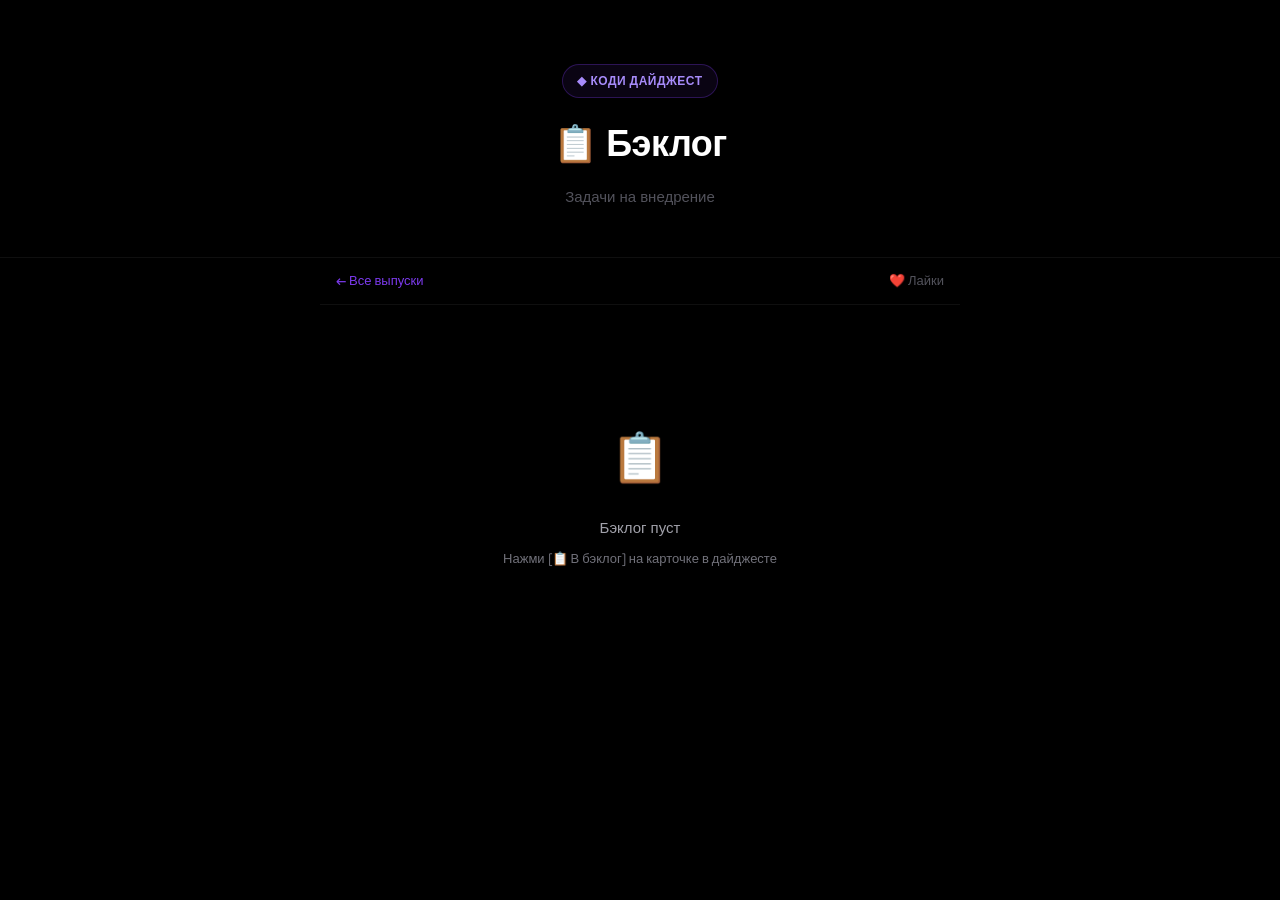
<file: backlog.html>
<!DOCTYPE html>
<html lang="ru">
<head>
  <meta charset="UTF-8">
  <meta name="viewport" content="width=device-width, initial-scale=1.0">
  <title>Бэклог — Коди Дайджест</title>
  <link rel="preconnect" href="https://fonts.googleapis.com">
  <link rel="preconnect" href="https://fonts.gstatic.com" crossorigin>
  <link href="https://fonts.googleapis.com/css2?family=Space+Grotesk:wght@400;500;600;700&display=swap" rel="stylesheet">
  <link rel="stylesheet" href="css/style.css">
</head>
<body>
  <div class="header">
    <div class="header-badge">◆ Коди Дайджест</div>
    <h1>📋 Бэклог</h1>
    <p>Задачи на внедрение</p>
  </div>

  <nav class="nav">
    <a href="index.html" class="nav-back">← Все выпуски</a>
    <div class="nav-links">
      <a href="liked.html">❤️ Лайки</a>
    </div>
  </nav>

  <div class="container">
    <div id="backlog-content"></div>
  </div>

  <script src="js/feedback.js"></script>
  <script>renderBacklogPage();</script>
</body>
</html>
</file>
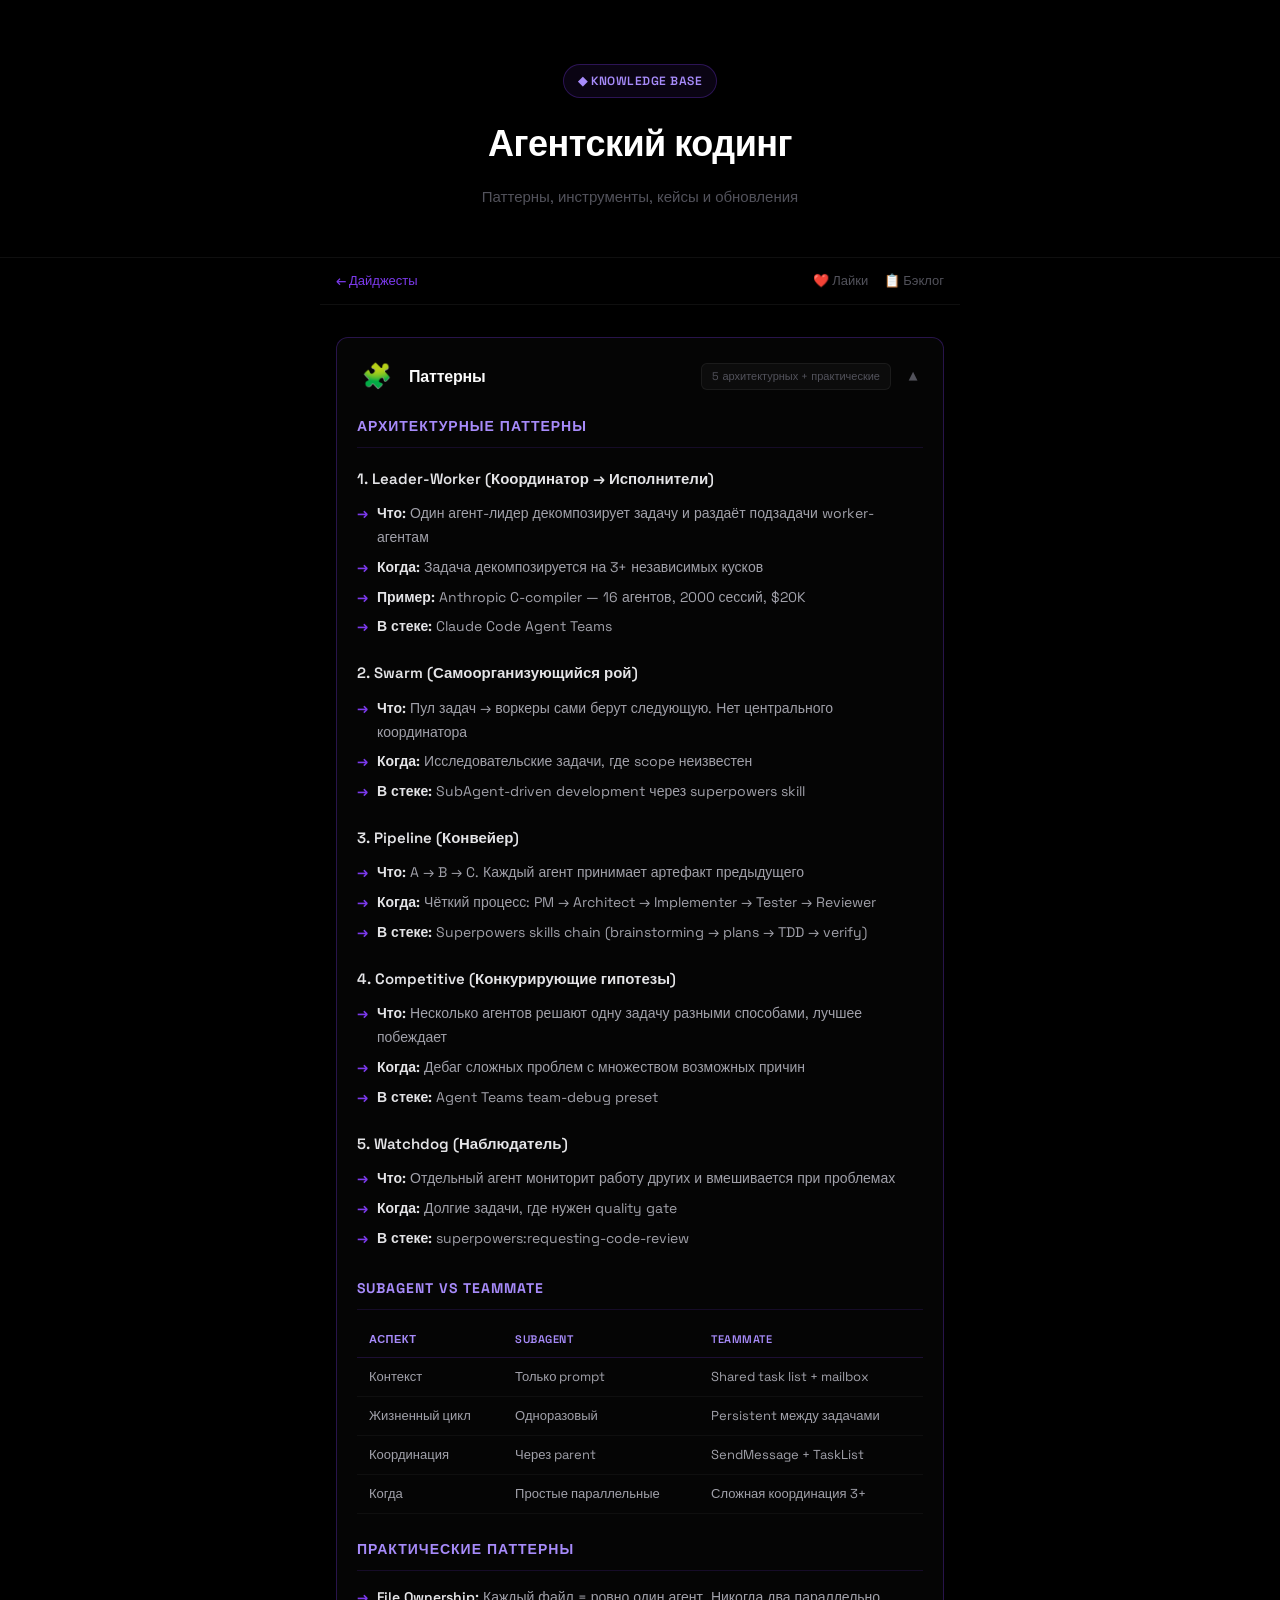
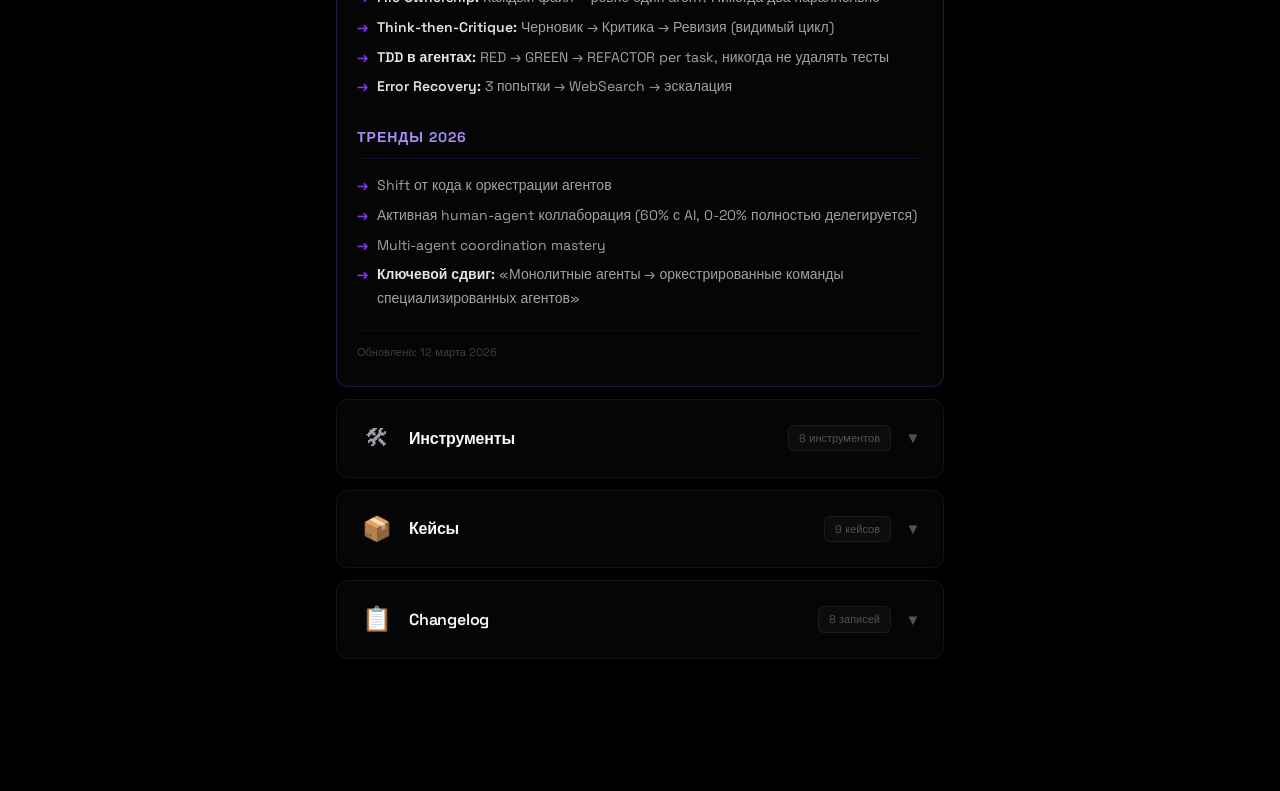
<file: knowledge.html>
<!DOCTYPE html>
<html lang="ru">
<head>
  <meta charset="UTF-8">
  <meta name="viewport" content="width=device-width, initial-scale=1.0">
  <title>База знаний: Агентский кодинг — Коди Дайджест</title>
  <link rel="preconnect" href="https://fonts.googleapis.com">
  <link rel="preconnect" href="https://fonts.gstatic.com" crossorigin>
  <link href="https://fonts.googleapis.com/css2?family=Space+Grotesk:wght@400;500;600;700&display=swap" rel="stylesheet">
  <link rel="stylesheet" href="css/style.css">
  <style>
    /* — Accordion для knowledge base — */
    .kb-accordion {
      border: 1px solid rgba(255,255,255,0.06);
      border-radius: 12px;
      margin-bottom: 12px;
      overflow: hidden;
      background: rgba(255,255,255,0.02);
      transition: border-color 0.2s ease;
    }
    .kb-accordion[open] {
      border-color: rgba(124,58,237,0.3);
    }
    .kb-accordion summary {
      display: flex;
      align-items: center;
      gap: 12px;
      padding: 18px 20px;
      cursor: pointer;
      list-style: none;
      -webkit-user-select: none;
      user-select: none;
      transition: background 0.2s ease;
    }
    .kb-accordion summary::-webkit-details-marker { display: none; }
    .kb-accordion summary::marker { display: none; content: ''; }
    .kb-accordion summary:hover {
      background: rgba(255,255,255,0.03);
    }
    .kb-accordion-icon {
      font-size: 24px;
      flex-shrink: 0;
      width: 40px;
      text-align: center;
    }
    .kb-accordion-title {
      flex: 1;
      font-size: 16px;
      font-weight: 600;
      color: #fafafa;
      letter-spacing: -0.2px;
    }
    .kb-accordion-count {
      font-size: 11px;
      color: #52525b;
      padding: 3px 10px;
      background: rgba(255,255,255,0.03);
      border: 1px solid rgba(255,255,255,0.06);
      border-radius: 6px;
      white-space: nowrap;
    }
    .kb-accordion-chevron {
      flex-shrink: 0;
      width: 20px;
      height: 20px;
      display: flex;
      align-items: center;
      justify-content: center;
      color: #52525b;
      transition: transform 0.3s ease;
    }
    .kb-accordion[open] .kb-accordion-chevron {
      transform: rotate(180deg);
    }
    .kb-accordion-body {
      padding: 0 20px 24px;
    }
    /* — Markdown-like content — */
    .kb-content h2 {
      font-size: 14px;
      font-weight: 700;
      color: #a78bfa;
      text-transform: uppercase;
      letter-spacing: 1px;
      margin: 24px 0 12px;
      padding-bottom: 8px;
      border-bottom: 1px solid rgba(124,58,237,0.15);
    }
    .kb-content h2:first-child { margin-top: 0; }
    .kb-content h3 {
      font-size: 15px;
      font-weight: 600;
      color: #e4e4e7;
      margin: 18px 0 8px;
    }
    .kb-content p, .kb-content li {
      font-size: 14px;
      color: #a1a1aa;
      line-height: 1.7;
    }
    .kb-content ul {
      list-style: none;
      padding: 0;
    }
    .kb-content li {
      padding: 3px 0 3px 20px;
      position: relative;
    }
    .kb-content li::before {
      content: '→';
      position: absolute;
      left: 0;
      color: #7c3aed;
      font-weight: 700;
    }
    .kb-content strong {
      color: #e4e4e7;
      font-weight: 600;
    }
    .kb-content code {
      font-size: 12px;
      background: rgba(124,58,237,0.1);
      border: 1px solid rgba(124,58,237,0.2);
      padding: 1px 6px;
      border-radius: 4px;
      color: #a78bfa;
    }
    .kb-content table {
      width: 100%;
      border-collapse: collapse;
      margin: 12px 0;
      font-size: 13px;
    }
    .kb-content th {
      text-align: left;
      color: #a78bfa;
      font-weight: 600;
      font-size: 11px;
      text-transform: uppercase;
      letter-spacing: 0.5px;
      padding: 8px 12px;
      border-bottom: 1px solid rgba(124,58,237,0.2);
    }
    .kb-content td {
      padding: 8px 12px;
      color: #a1a1aa;
      border-bottom: 1px solid rgba(255,255,255,0.04);
      vertical-align: top;
    }
    .kb-content tr:hover td {
      background: rgba(255,255,255,0.02);
    }
    .kb-updated {
      font-size: 11px;
      color: #3f3f46;
      margin-top: 16px;
      padding-top: 12px;
      border-top: 1px solid rgba(255,255,255,0.04);
    }
  </style>
</head>
<body>
  <div class="header">
    <div class="header-badge">◆ Knowledge Base</div>
    <h1>Агентский кодинг</h1>
    <p>Паттерны, инструменты, кейсы и обновления</p>
  </div>

  <nav class="nav">
    <a href="index.html" class="nav-back">← Дайджесты</a>
    <div class="nav-links">
      <a href="liked.html">❤️ Лайки</a>
      <a href="backlog.html">📋 Бэклог</a>
    </div>
  </nav>

  <div class="container">

    <!-- === ПАТТЕРНЫ === -->
    <details class="kb-accordion fade-in-up" open>
      <summary>
        <span class="kb-accordion-icon">🧩</span>
        <span class="kb-accordion-title">Паттерны</span>
        <span class="kb-accordion-count">5 архитектурных + практические</span>
        <span class="kb-accordion-chevron">▼</span>
      </summary>
      <div class="kb-accordion-body kb-content">
        <h2>Архитектурные паттерны</h2>

        <h3>1. Leader-Worker (Координатор → Исполнители)</h3>
        <ul>
          <li><strong>Что:</strong> Один агент-лидер декомпозирует задачу и раздаёт подзадачи worker-агентам</li>
          <li><strong>Когда:</strong> Задача декомпозируется на 3+ независимых кусков</li>
          <li><strong>Пример:</strong> Anthropic C-compiler — 16 агентов, 2000 сессий, $20K</li>
          <li><strong>В стеке:</strong> Claude Code Agent Teams</li>
        </ul>

        <h3>2. Swarm (Самоорганизующийся рой)</h3>
        <ul>
          <li><strong>Что:</strong> Пул задач → воркеры сами берут следующую. Нет центрального координатора</li>
          <li><strong>Когда:</strong> Исследовательские задачи, где scope неизвестен</li>
          <li><strong>В стеке:</strong> SubAgent-driven development через superpowers skill</li>
        </ul>

        <h3>3. Pipeline (Конвейер)</h3>
        <ul>
          <li><strong>Что:</strong> A → B → C. Каждый агент принимает артефакт предыдущего</li>
          <li><strong>Когда:</strong> Чёткий процесс: PM → Architect → Implementer → Tester → Reviewer</li>
          <li><strong>В стеке:</strong> Superpowers skills chain (brainstorming → plans → TDD → verify)</li>
        </ul>

        <h3>4. Competitive (Конкурирующие гипотезы)</h3>
        <ul>
          <li><strong>Что:</strong> Несколько агентов решают одну задачу разными способами, лучшее побеждает</li>
          <li><strong>Когда:</strong> Дебаг сложных проблем с множеством возможных причин</li>
          <li><strong>В стеке:</strong> Agent Teams team-debug preset</li>
        </ul>

        <h3>5. Watchdog (Наблюдатель)</h3>
        <ul>
          <li><strong>Что:</strong> Отдельный агент мониторит работу других и вмешивается при проблемах</li>
          <li><strong>Когда:</strong> Долгие задачи, где нужен quality gate</li>
          <li><strong>В стеке:</strong> superpowers:requesting-code-review</li>
        </ul>

        <h2>SubAgent vs Teammate</h2>
        <table>
          <tr><th>Аспект</th><th>SubAgent</th><th>Teammate</th></tr>
          <tr><td>Контекст</td><td>Только prompt</td><td>Shared task list + mailbox</td></tr>
          <tr><td>Жизненный цикл</td><td>Одноразовый</td><td>Persistent между задачами</td></tr>
          <tr><td>Координация</td><td>Через parent</td><td>SendMessage + TaskList</td></tr>
          <tr><td>Когда</td><td>Простые параллельные</td><td>Сложная координация 3+</td></tr>
        </table>

        <h2>Практические паттерны</h2>
        <ul>
          <li><strong>File Ownership:</strong> Каждый файл = ровно один агент. Никогда два параллельно</li>
          <li><strong>Think-then-Critique:</strong> Черновик → Критика → Ревизия (видимый цикл)</li>
          <li><strong>TDD в агентах:</strong> RED → GREEN → REFACTOR per task, никогда не удалять тесты</li>
          <li><strong>Error Recovery:</strong> 3 попытки → WebSearch → эскалация</li>
        </ul>

        <h2>Тренды 2026</h2>
        <ul>
          <li>Shift от кода к оркестрации агентов</li>
          <li>Активная human-agent коллаборация (60% с AI, 0-20% полностью делегируется)</li>
          <li>Multi-agent coordination mastery</li>
          <li><strong>Ключевой сдвиг:</strong> «Монолитные агенты → оркестрированные команды специализированных агентов»</li>
        </ul>

        <div class="kb-updated">Обновлено: 12 марта 2026</div>
      </div>
    </details>

    <!-- === ИНСТРУМЕНТЫ === -->
    <details class="kb-accordion fade-in-up">
      <summary>
        <span class="kb-accordion-icon">🛠</span>
        <span class="kb-accordion-title">Инструменты</span>
        <span class="kb-accordion-count">8 инструментов</span>
        <span class="kb-accordion-chevron">▼</span>
      </summary>
      <div class="kb-accordion-body kb-content">
        <h3>Claude Code v2.1.74</h3>
        <ul>
          <li>Терминальный AI-ассистент от Anthropic</li>
          <li>Модели: Opus 4.6 (основная), Sonnet 4.6 (быстрая), Haiku 4.5 (экономная)</li>
          <li>Agent Teams: experimental, <code>CLAUDE_CODE_EXPERIMENTAL_AGENT_TEAMS=1</code></li>
          <li>SubAgent spawning, git worktrees, hooks, permission modes</li>
          <li>~$5-50/сессия в зависимости от сложности</li>
        </ul>

        <h3>Conductor.build</h3>
        <ul>
          <li>Mac app для оркестрации Claude Code сессий (Melty Labs, YC S24)</li>
          <li>Каждый агент = отдельный git worktree</li>
          <li>Linear/GitHub интеграция</li>
          <li>Ограничение: агенты НЕ общаются между собой</li>
          <li>Бесплатный (бета)</li>
        </ul>

        <h3>OpenClaw v2026.3.8</h3>
        <ul>
          <li>Self-hosted платформа для Claude Code в Docker</li>
          <li>Always-on агент, Telegram/WhatsApp/Discord/Slack</li>
          <li>ACP: runtime для Claude Code сессий</li>
          <li>Graphiti: граф знаний на Neo4j</li>
          <li>Open source</li>
        </ul>

        <h3>Superpowers Plugin (obra)</h3>
        <ul>
          <li>42K⭐ GitHub, ~12 ядровых скиллов</li>
          <li>brainstorming, TDD, verification, debugging, code review</li>
          <li>Маршрутизатор: using-superpowers (1% вероятность = вызывай)</li>
          <li>Бюджет: ~16K символов (~67 скиллов)</li>
        </ul>

        <h3>Agent Teams (Experimental)</h3>
        <ul>
          <li>Встроенная multi-agent координация в Claude Code</li>
          <li>TeamCreate/Delete, SendMessage, TaskCreate/Update/List</li>
          <li>Пресеты: review, debug, feature, fullstack, research, security, migration</li>
        </ul>

        <h3>acpx v0.1.15</h3>
        <ul>
          <li>CLI-обёртка для параллельных Claude Code агентов</li>
          <li>Worktree management + auto-merge результатов</li>
        </ul>

        <h3>Cursor</h3>
        <ul>
          <li>ARR: $2B+ (март 2026), 1M+ пользователей</li>
          <li>Automations: триггеры из GitHub PR, Slack, Linear, PagerDuty, cron</li>
          <li>Background Agents работают в фоне</li>
        </ul>

        <h3>Google Antigravity</h3>
        <ul>
          <li>Agent-first IDE, бесплатный public preview</li>
          <li>Manager view: оркестрация нескольких агентов параллельно</li>
          <li>SWE-bench: 76.2%</li>
        </ul>

        <div class="kb-updated">Обновлено: 12 марта 2026</div>
      </div>
    </details>

    <!-- === КЕЙСЫ === -->
    <details class="kb-accordion fade-in-up">
      <summary>
        <span class="kb-accordion-icon">📦</span>
        <span class="kb-accordion-title">Кейсы</span>
        <span class="kb-accordion-count">9 кейсов</span>
        <span class="kb-accordion-chevron">▼</span>
      </summary>
      <div class="kb-accordion-body kb-content">
        <h3>Anthropic — C-компилятор</h3>
        <ul>
          <li>16 агентов Opus, 2000 сессий, $20K API, 2 млрд input-токенов</li>
          <li>Результат: работающий C-compiler</li>
          <li>Урок: агентный подход масштабируется, но стоимость растёт нелинейно</li>
        </ul>

        <h3>iOS приложение за $100</h3>
        <ul>
          <li>Vibe coding, 1 неделя, #28 в App Store</li>
          <li>vs $5000 у подрядчика</li>
          <li>Урок: vibe coding работает для MVP, ключ — чёткое видение + быстрые итерации</li>
        </ul>

        <h3>CDP Qadam — FastAPI + React + PostgreSQL</h3>
        <ul>
          <li>Claude Code + Agent Teams, PM-first workflow</li>
          <li>PM → spec, Researcher → codebase, Implementer → worktrees, Tester → TDD</li>
          <li>Урок: агентный подход работает для production, нужна дисциплина</li>
        </ul>

        <h3>Multi-agent PR Review (Anthropic)</h3>
        <ul>
          <li>Покрытие ревью: 16% → 54%</li>
          <li>Несколько агентов параллельно анализируют PR</li>
        </ul>

        <h3>Compound Engineering (Every, Inc.)</h3>
        <ul>
          <li>26 специализированных агентов, 14+ ревью-агентов</li>
          <li>Plan → Work → Review → Compound</li>
          <li>Каждая единица работы делает следующую проще</li>
        </ul>

        <h3>TELUS — 13K AI solutions</h3>
        <ul>
          <li>Ускорение engineering velocity на 30%</li>
          <li>Distributed agents внутри компании</li>
        </ul>

        <h3>Zapier — 89% AI adoption</h3>
        <ul>
          <li>800+ агентов внутри организации</li>
          <li>Координация выходит за пределы engineering команд</li>
        </ul>

        <h3>Rakuten vLLM</h3>
        <ul>
          <li>99.9% numerical accuracy через агентный кодинг</li>
          <li>Complex codebase navigation</li>
        </ul>

        <h3>Apple Xcode 26.3 + агенты</h3>
        <ul>
          <li>OpenAI Codex и Claude как coding agents в Xcode</li>
          <li>MCP протокол для совместимости</li>
        </ul>

        <div class="kb-updated">Обновлено: 12 марта 2026</div>
      </div>
    </details>

    <!-- === CHANGELOG === -->
    <details class="kb-accordion fade-in-up">
      <summary>
        <span class="kb-accordion-icon">📋</span>
        <span class="kb-accordion-title">Changelog</span>
        <span class="kb-accordion-count">8 записей</span>
        <span class="kb-accordion-chevron">▼</span>
      </summary>
      <div class="kb-accordion-body kb-content">
        <h2>12 марта 2026</h2>

        <h3>Claude Code v2.1.74</h3>
        <ul>
          <li><code>autoMemoryDirectory</code> — кастомное хранилище авто-памяти</li>
          <li>Actionable suggestions в /context</li>
          <li>Фикс memory leak в streaming API</li>
        </ul>

        <h3>OpenClaw v2026.3.8</h3>
        <ul>
          <li>Backup tool: <code>openclaw backup create/verify</code></li>
          <li>ACP Provenance: субагенты сохраняют trace ID</li>
          <li>12+ security patches</li>
        </ul>

        <h3>Multi-agent PR Review (Anthropic)</h3>
        <ul>
          <li>Покрытие ревью: 16% → 54%</li>
          <li>Официальная фича от Anthropic</li>
        </ul>

        <h2>10 марта 2026</h2>

        <h3>Claude Code v2.1.72</h3>
        <ul>
          <li><code>w</code> в /copy — запись selections прямо в файлы</li>
          <li><code>ExitWorktree</code> tool — выход из worktree сессий</li>
          <li>Бандл уменьшен на 510KB</li>
        </ul>

        <h2>7 марта 2026</h2>

        <h3>Claude Code v2.1.71</h3>
        <ul>
          <li><code>/loop</code> команда — повторяющиеся промпты по расписанию</li>
          <li>Cron scheduling tools</li>
        </ul>

        <h2>5 марта 2026</h2>

        <h3>Claude Code v2.1.69</h3>
        <ul>
          <li>Claude API skill для билдинга приложений</li>
          <li>Voice STT: 10 новых языков (20 всего)</li>
          <li>40+ security fixes</li>
        </ul>

        <h3>Cursor Automations</h3>
        <ul>
          <li>Always-on агенты с триггерами: GitHub PR, Slack, Linear, PagerDuty, cron</li>
          <li>Сотни автоматизаций в час</li>
        </ul>

        <h3>Google Antigravity (public preview)</h3>
        <ul>
          <li>Agent-first IDE: Editor view + Manager view</li>
          <li>Gemini 3.1 Pro + Claude Sonnet 4.5 + GPT-OSS</li>
          <li>SWE-bench: 76.2%, бесплатный</li>
        </ul>

        <div class="kb-updated">Обновлено: 12 марта 2026</div>
      </div>
    </details>

  </div>

  <script>
    const observer = new IntersectionObserver((entries) => {
      entries.forEach((entry) => {
        if (entry.isIntersecting) {
          entry.target.classList.add('visible');
          observer.unobserve(entry.target);
        }
      });
    }, { threshold: 0.1 });
    document.querySelectorAll('.fade-in-up').forEach((el) => observer.observe(el));
  </script>
</body>
</html>
</file>
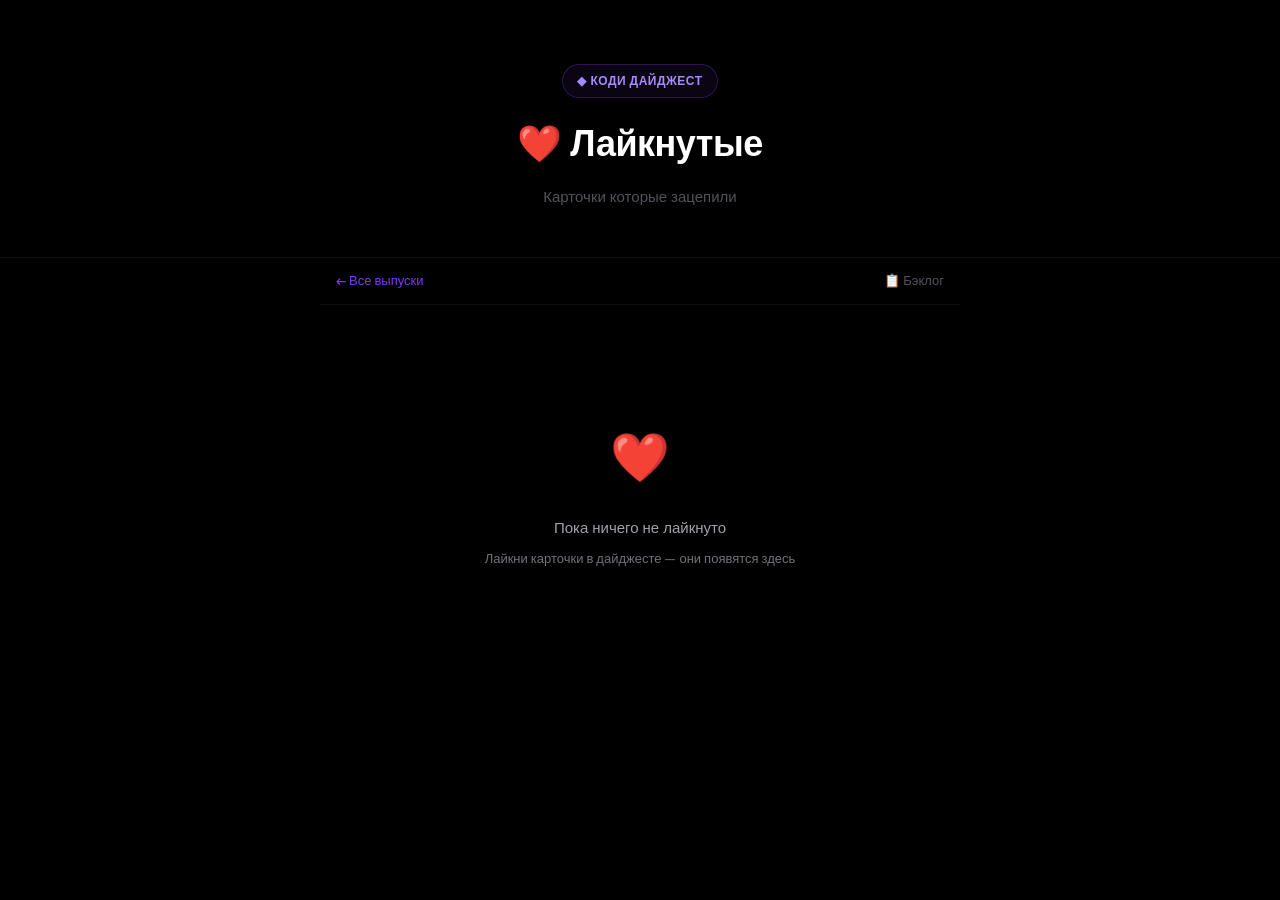
<file: liked.html>
<!DOCTYPE html>
<html lang="ru">
<head>
  <meta charset="UTF-8">
  <meta name="viewport" content="width=device-width, initial-scale=1.0">
  <title>Лайкнутые — Коди Дайджест</title>
  <link rel="preconnect" href="https://fonts.googleapis.com">
  <link rel="preconnect" href="https://fonts.gstatic.com" crossorigin>
  <link href="https://fonts.googleapis.com/css2?family=Space+Grotesk:wght@400;500;600;700&display=swap" rel="stylesheet">
  <link rel="stylesheet" href="css/style.css">
</head>
<body>
  <div class="header">
    <div class="header-badge">◆ Коди Дайджест</div>
    <h1>❤️ Лайкнутые</h1>
    <p>Карточки которые зацепили</p>
  </div>

  <nav class="nav">
    <a href="index.html" class="nav-back">← Все выпуски</a>
    <div class="nav-links">
      <a href="backlog.html">📋 Бэклог</a>
    </div>
  </nav>

  <div class="container">
    <div id="liked-content"></div>
  </div>

  <script src="js/feedback.js"></script>
  <script>renderLikedPage();</script>
</body>
</html>
</file>
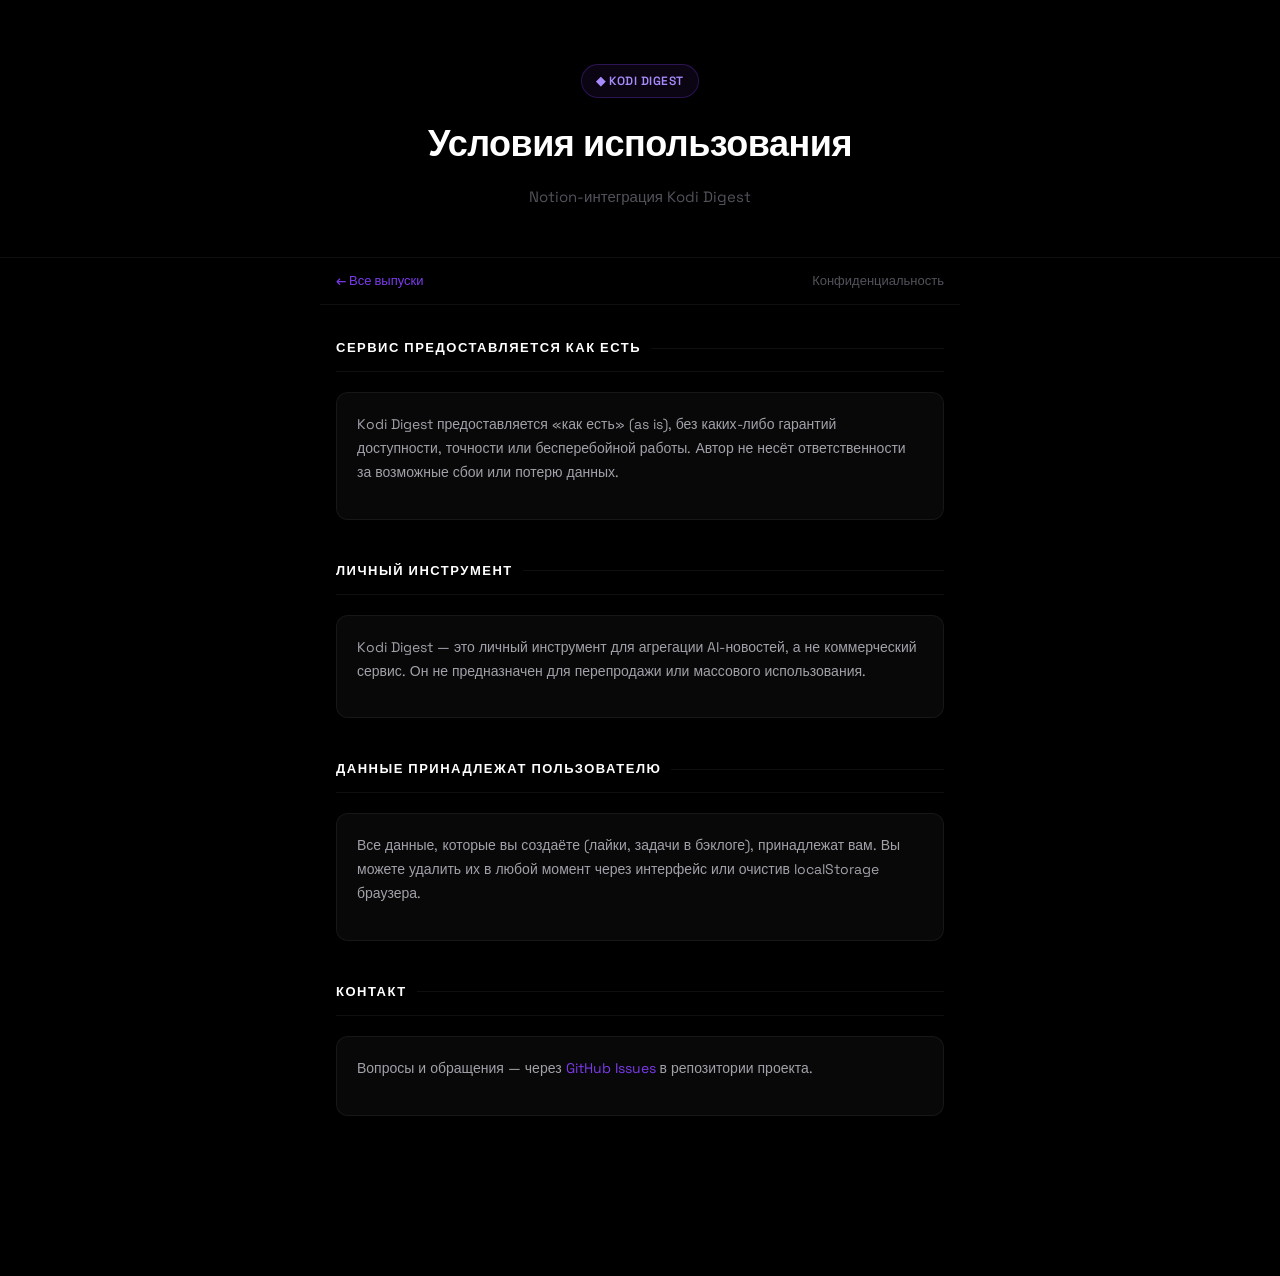
<file: terms.html>
<!DOCTYPE html>
<html lang="ru">
<head>
  <meta charset="UTF-8">
  <meta name="viewport" content="width=device-width, initial-scale=1.0">
  <title>Условия использования — Kodi Digest</title>
  <link rel="preconnect" href="https://fonts.googleapis.com">
  <link rel="preconnect" href="https://fonts.gstatic.com" crossorigin>
  <link href="https://fonts.googleapis.com/css2?family=Space+Grotesk:wght@400;500;600;700&display=swap" rel="stylesheet">
  <link rel="stylesheet" href="css/style.css">
</head>
<body>
  <!-- Шапка -->
  <div class="header">
    <div class="header-badge">&#9670; Kodi Digest</div>
    <h1>Условия использования</h1>
    <p>Notion-интеграция Kodi Digest</p>
  </div>

  <!-- Навигация -->
  <nav class="nav">
    <a href="index.html" class="nav-back">&larr; Все выпуски</a>
    <div class="nav-links">
      <a href="privacy.html">Конфиденциальность</a>
    </div>
  </nav>

  <div class="container">

    <!-- Сервис как есть -->
    <div class="section">
      <div class="section-header">
        <span class="section-title">Сервис предоставляется как есть</span>
        <span class="section-line"></span>
      </div>
      <div class="card">
        <div class="card-text">
          Kodi Digest предоставляется &laquo;как есть&raquo; (as is), без каких-либо гарантий
          доступности, точности или бесперебойной работы. Автор не несёт ответственности
          за возможные сбои или потерю данных.
        </div>
      </div>
    </div>

    <!-- Личный инструмент -->
    <div class="section">
      <div class="section-header">
        <span class="section-title">Личный инструмент</span>
        <span class="section-line"></span>
      </div>
      <div class="card">
        <div class="card-text">
          Kodi Digest &mdash; это личный инструмент для агрегации AI-новостей,
          а не коммерческий сервис. Он не предназначен для перепродажи
          или массового использования.
        </div>
      </div>
    </div>

    <!-- Данные принадлежат пользователю -->
    <div class="section">
      <div class="section-header">
        <span class="section-title">Данные принадлежат пользователю</span>
        <span class="section-line"></span>
      </div>
      <div class="card">
        <div class="card-text">
          Все данные, которые вы создаёте (лайки, задачи в бэклоге),
          принадлежат вам. Вы можете удалить их в любой момент
          через интерфейс или очистив localStorage браузера.
        </div>
      </div>
    </div>

    <!-- Контакт -->
    <div class="section">
      <div class="section-header">
        <span class="section-title">Контакт</span>
        <span class="section-line"></span>
      </div>
      <div class="card">
        <div class="card-text">
          Вопросы и обращения &mdash; через
          <a href="https://github.com/openclaw/kodi-digest/issues" target="_blank" rel="noopener">GitHub Issues</a>
          в репозитории проекта.
        </div>
      </div>
    </div>

  </div>
</body>
</html>
</file>
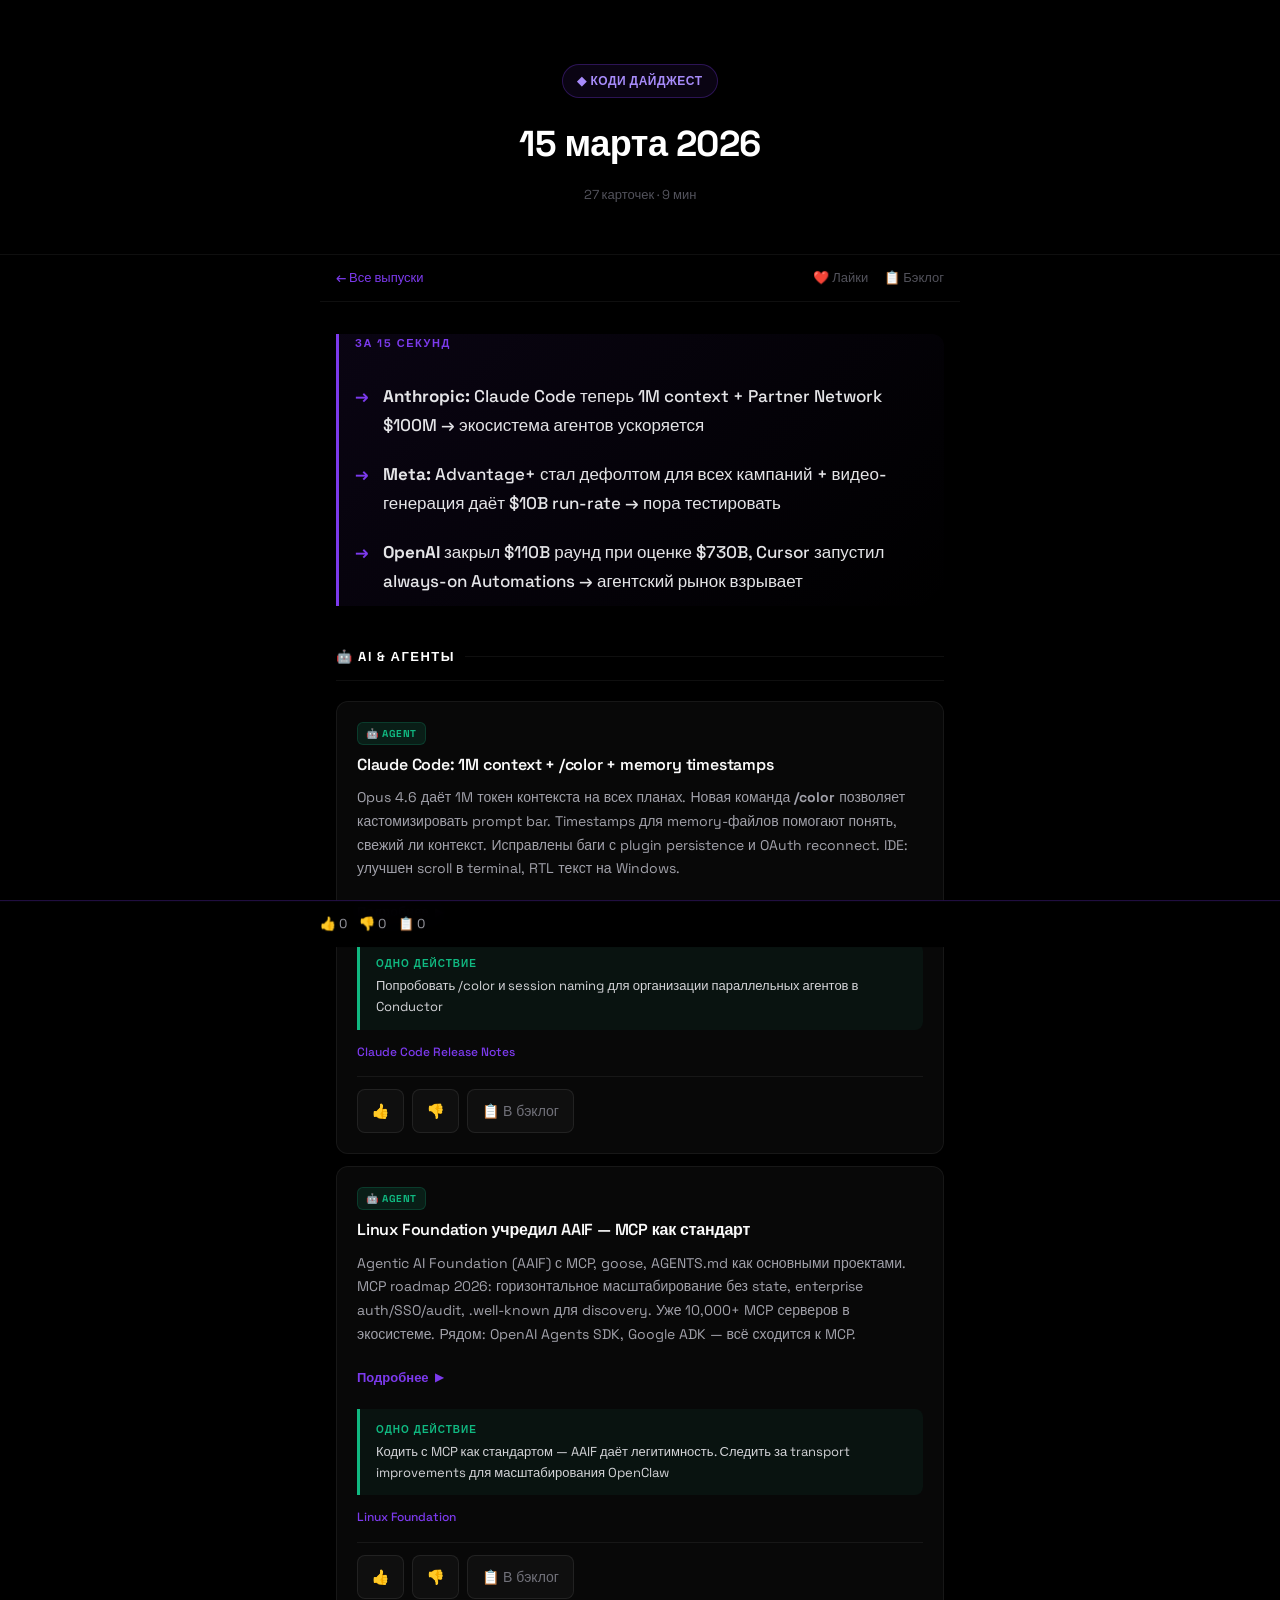
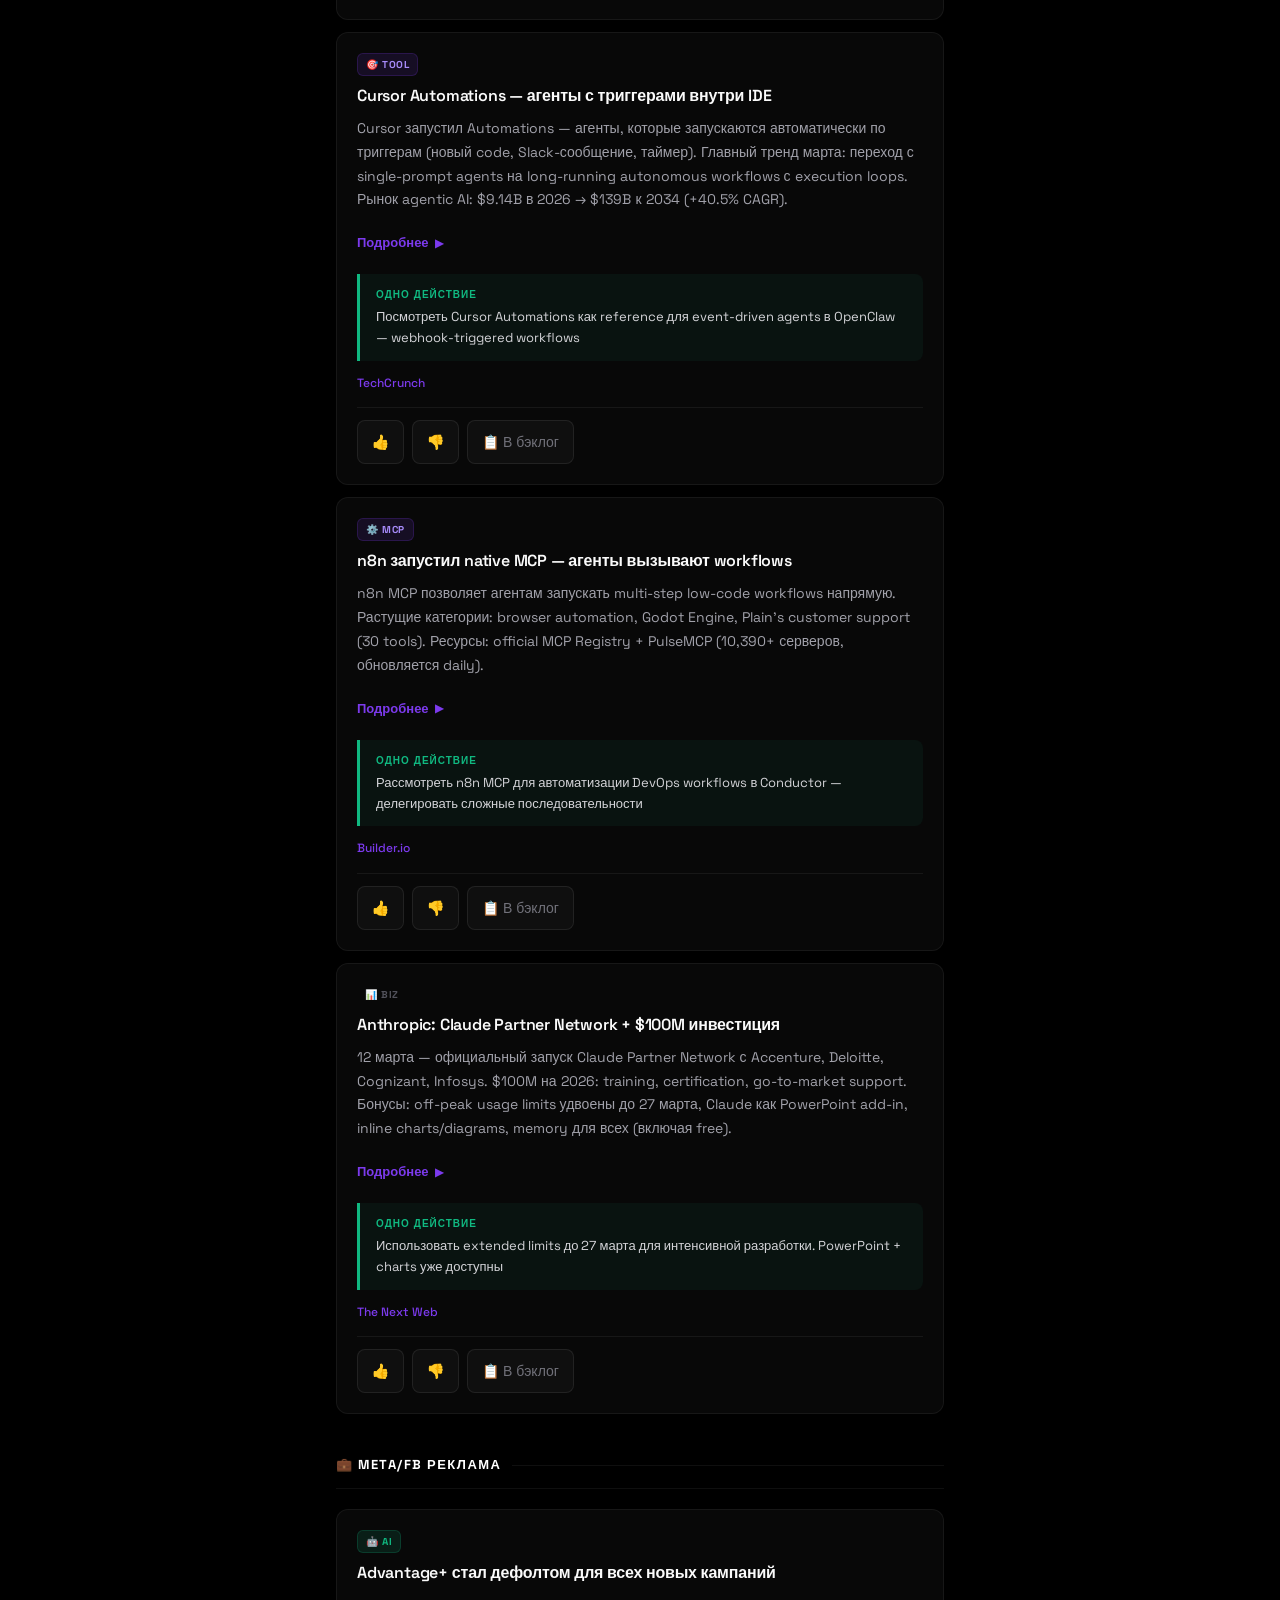
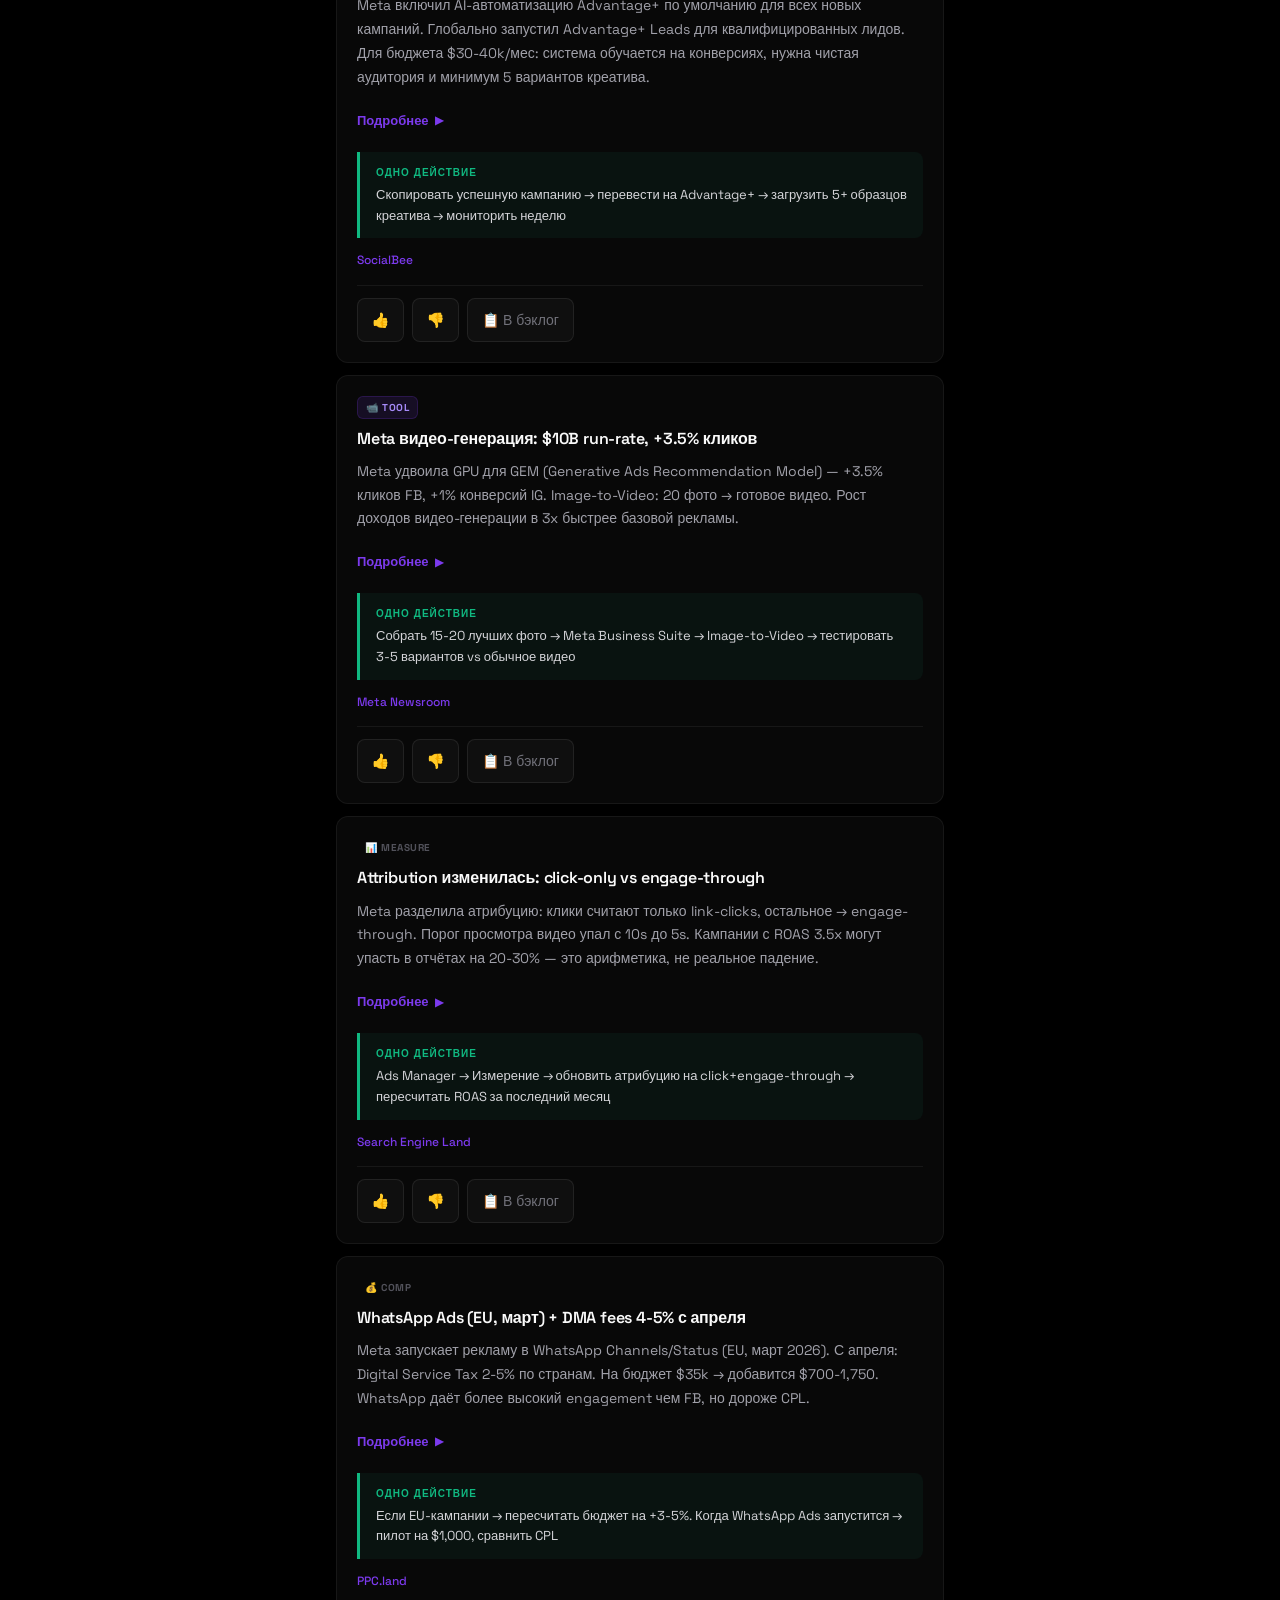
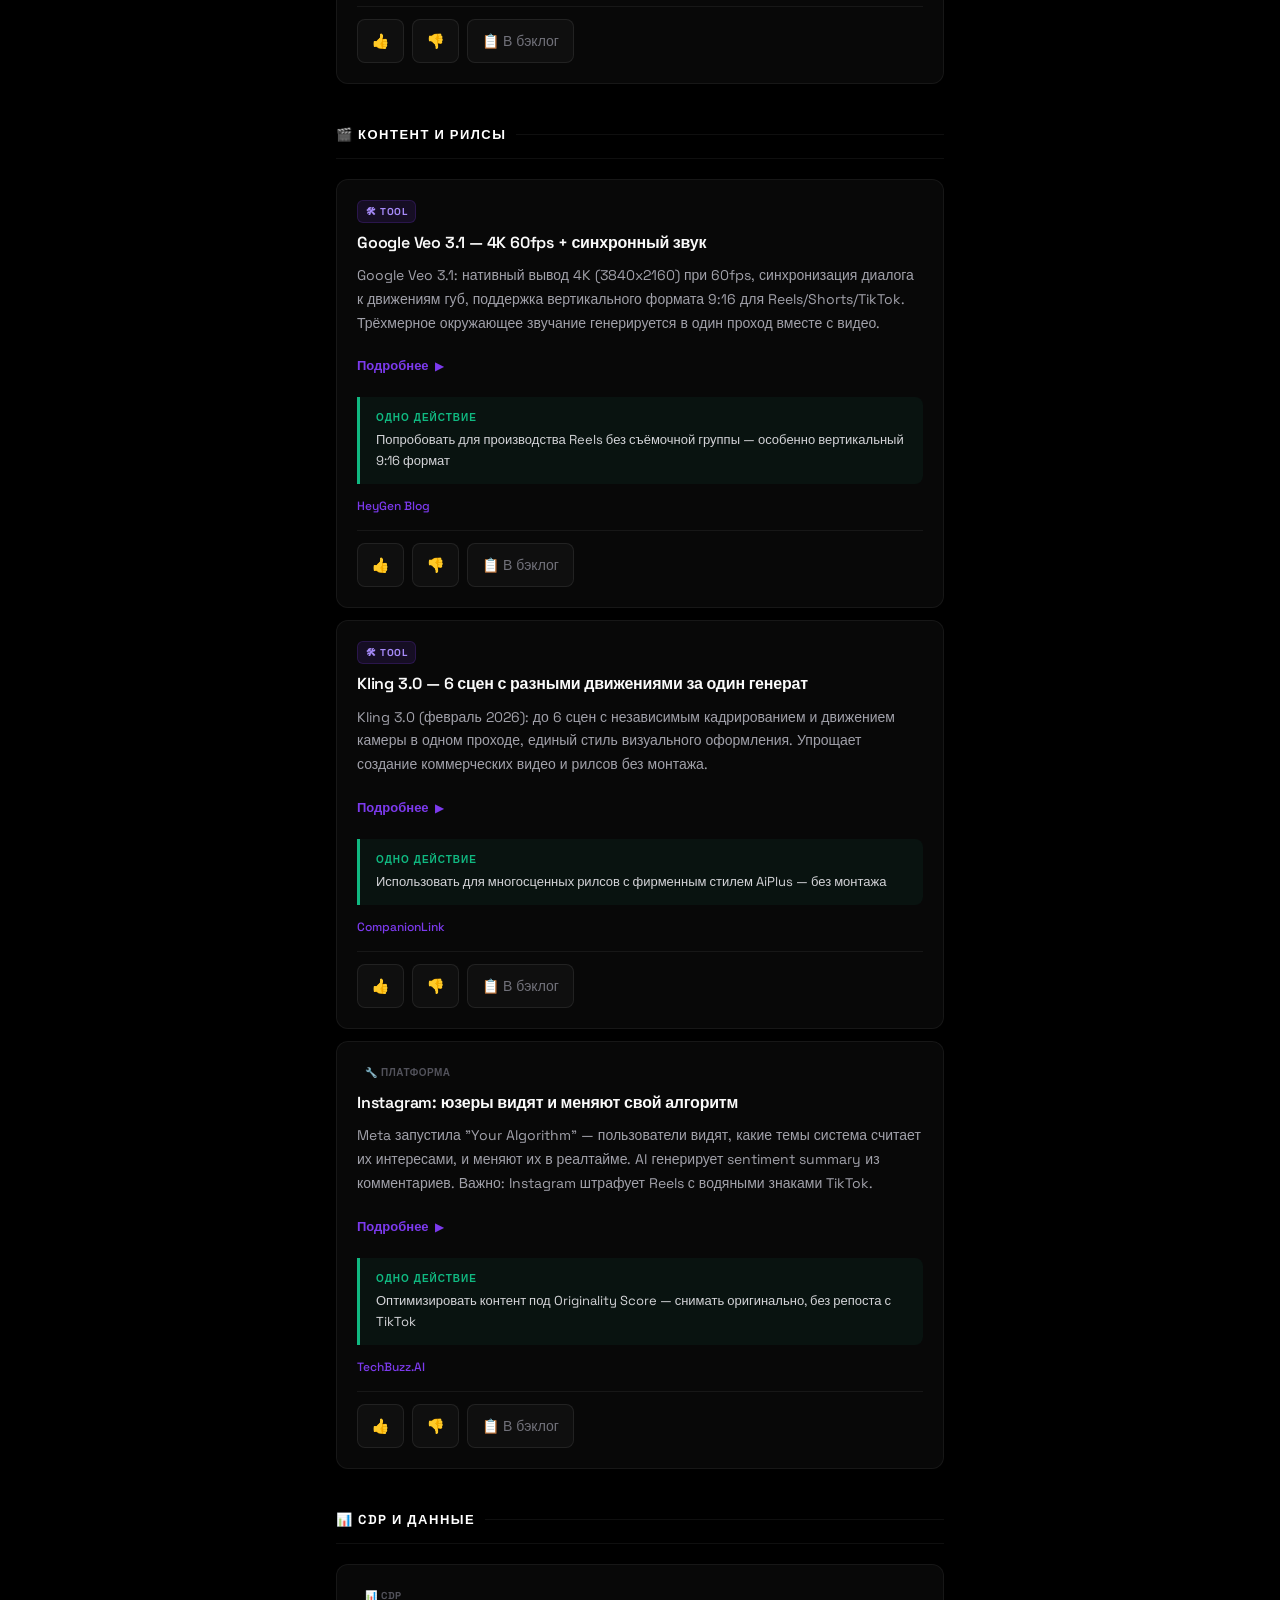
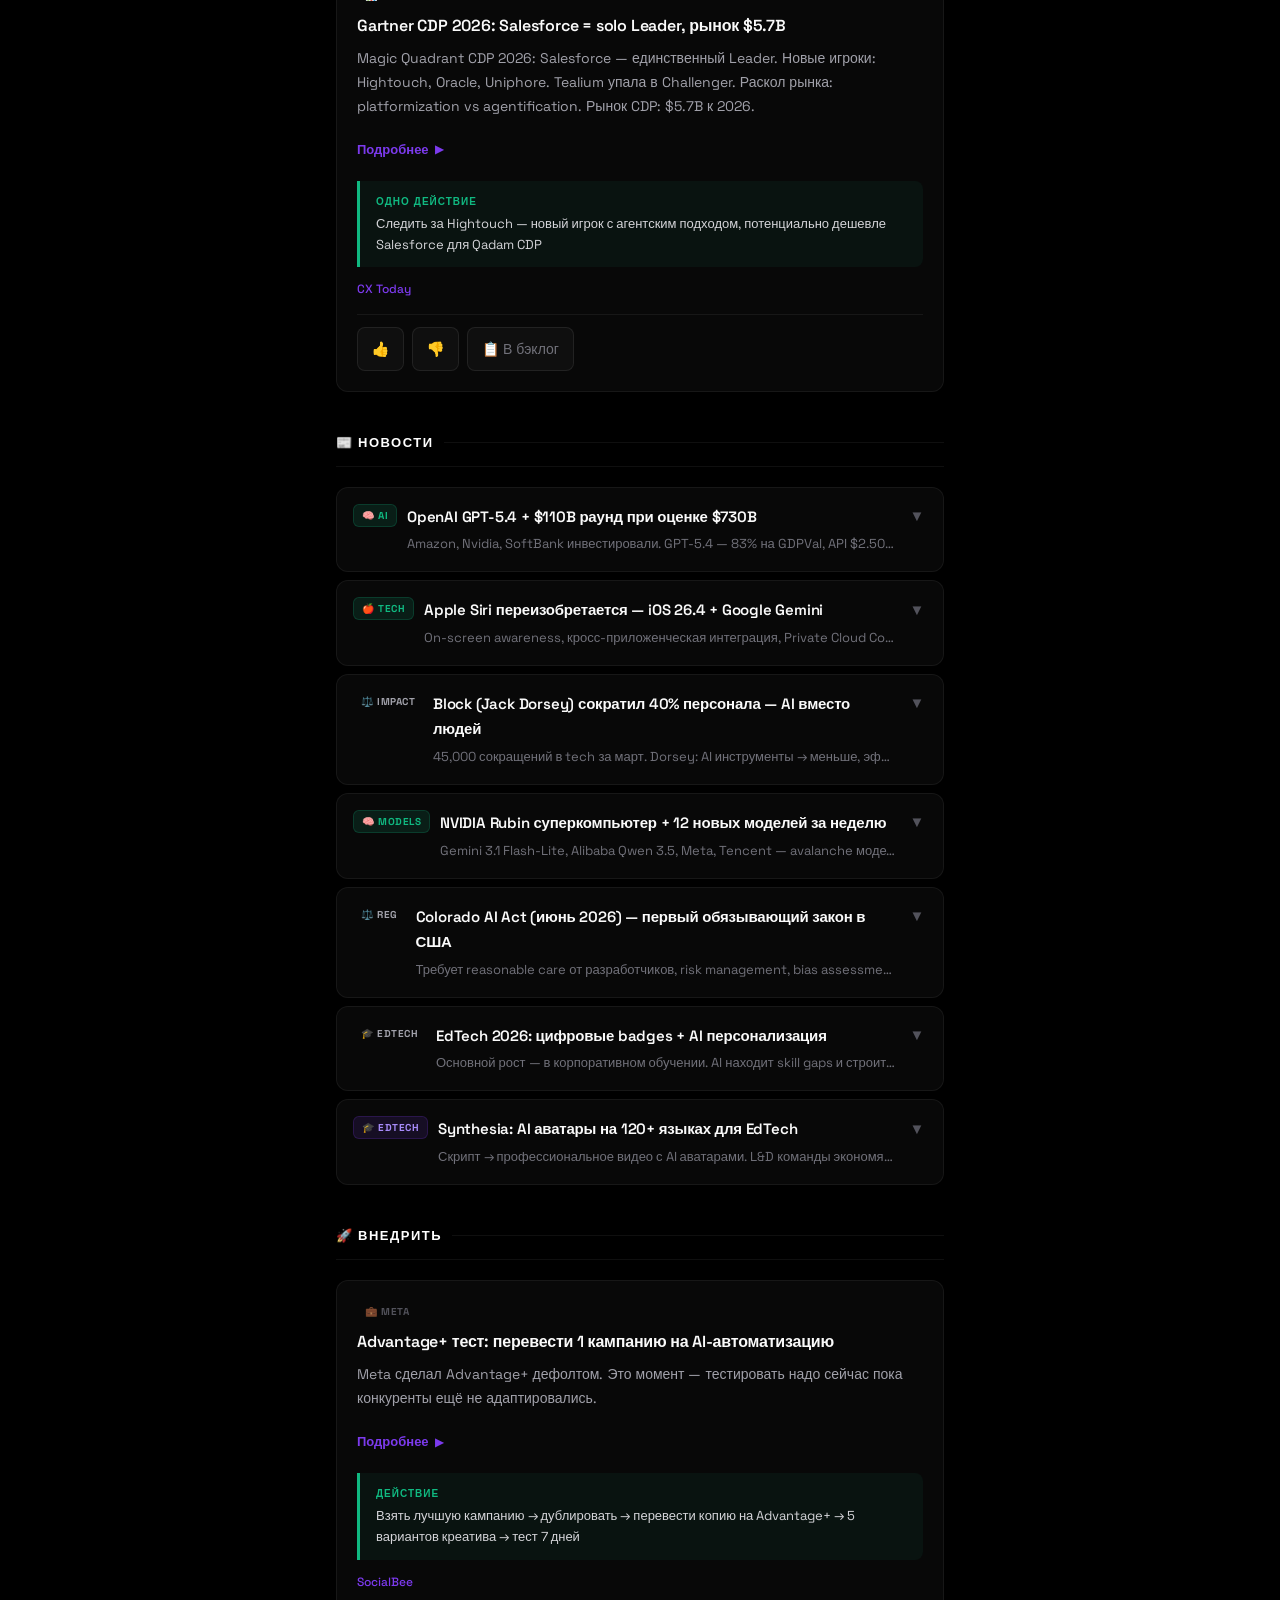
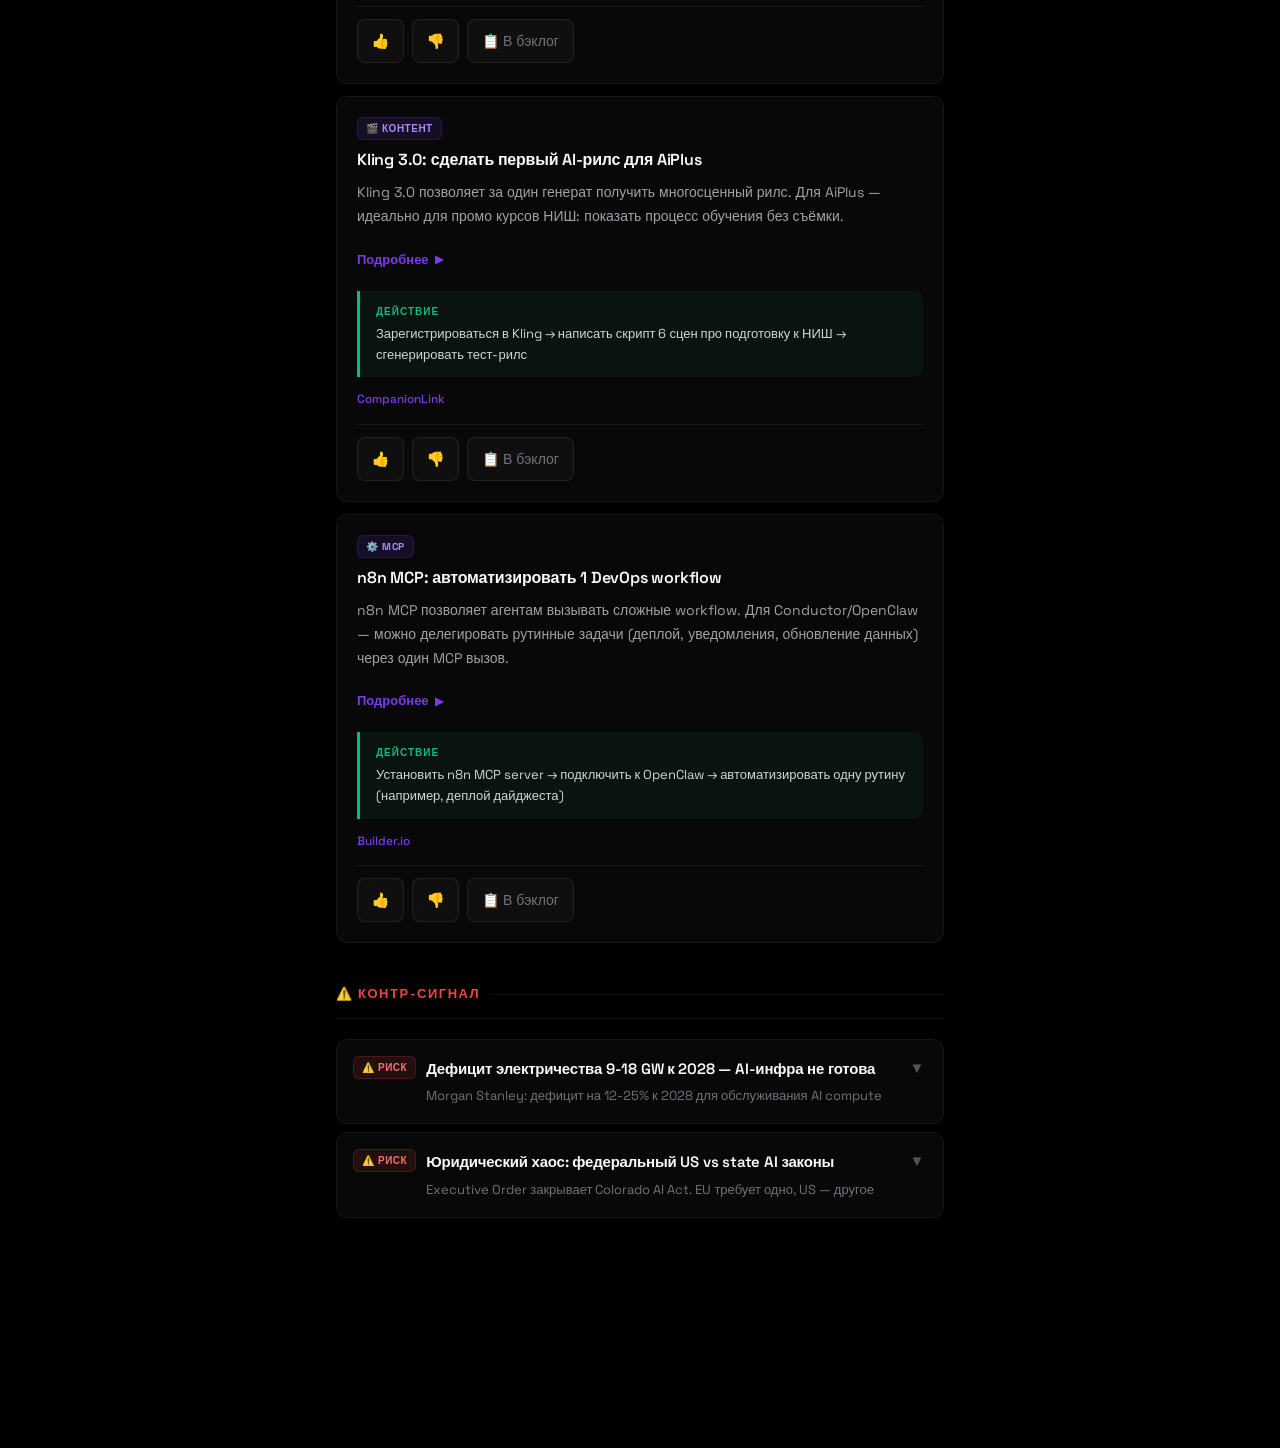
<file: daily/2026-03-15.html>
<!DOCTYPE html>
<html lang="ru">
<head>
  <meta charset="UTF-8">
  <meta name="viewport" content="width=device-width, initial-scale=1.0">
  <title>15 марта 2026 — Коди Дайджест</title>
  <link rel="preconnect" href="https://fonts.googleapis.com">
  <link rel="preconnect" href="https://fonts.gstatic.com" crossorigin>
  <link href="https://fonts.googleapis.com/css2?family=Space+Grotesk:wght@400;500;600;700&display=swap" rel="stylesheet">
  <link rel="stylesheet" href="../css/style.css">
</head>
<body>
  <div class="header">
    <div class="header-badge">◆ Коди Дайджест</div>
    <h1>15 марта 2026</h1>
    <div class="header-meta">
      <span>27 карточек · 9 мин</span>
    </div>
  </div>

  <nav class="nav">
    <a href="../index.html" class="nav-back">← Все выпуски</a>
    <div class="nav-links">
      <a href="../liked.html">❤️ Лайки</a>
      <a href="../backlog.html">📋 Бэклог</a>
    </div>
  </nav>

  <div class="container">
    <!-- TL;DR -->
    <div class="tldr tldr-section tldr-viewport fade-in-up">
      <div class="tldr-label">За 15 секунд</div>
      <ul>
        <li><strong>Anthropic:</strong> Claude Code теперь 1M context + Partner Network $100M → экосистема агентов ускоряется</li>
        <li><strong>Meta:</strong> Advantage+ стал дефолтом для всех кампаний + видео-генерация даёт $10B run-rate → пора тестировать</li>
        <li><strong>OpenAI</strong> закрыл $110B раунд при оценке $730B, Cursor запустил always-on Automations → агентский рынок взрывает</li>
      </ul>
    </div>

    <!-- AI & Агенты -->
    <div class="section fade-in-up">
      <div class="section-header">
        <div class="section-title">🤖 AI & Агенты</div>
        <div class="section-line"></div>
      </div>

      <div class="card" data-card-id="agent_1" data-card-title="Claude Code: 1M context + /color + memory timestamps" data-card-category="AI & Агенты">
        <div class="card-num"><span class="tag ai">🤖 AGENT</span></div>
        <div class="card-title">Claude Code: 1M context + /color + memory timestamps</div>
        <div class="card-text">
          Opus 4.6 даёт 1M токен контекста на всех планах. Новая команда <strong>/color</strong> позволяет кастомизировать prompt bar. Timestamps для memory-файлов помогают понять, свежий ли контекст. Исправлены баги с plugin persistence и OAuth reconnect. IDE: улучшен scroll в terminal, RTL текст на Windows.
        </div>
        <details class="card-detail">
          <summary><span class="card-detail-toggle">Подробнее <span class="detail-arrow">▶</span></span></summary>
          <div class="card-detail-content">
            <p><strong>1M context</strong> — раньше это было только на Max плане. Теперь доступно всем подписчикам. Для Conductor и больших кодовых баз это критично: агент может видеть весь проект в контексте без потери информации при длинных сессиях.</p>
            <p><strong>/color</strong> — кастомизация prompt bar полезна для различения параллельных сессий в Conductor: один цвет для frontend, другой для backend, третий для tests. Визуально сразу видно какой агент где работает.</p>
            <p><strong>Memory timestamps</strong> — решают проблему "устаревшего контекста". Агент видит когда была записана информация и может решить, доверять ей или перечитать файл. Для OpenClaw/Conductor, где агенты работают днями — must have.</p>
            <p><strong>Plugin persistence fix</strong> — MCP серверы теперь не отваливаются между сессиями. Критично для superpowers и других плагинов.</p>
          </div>
        </details>
        <div class="card-action">
          <div class="card-action-label">Одно действие</div>
          <div class="card-action-text">Попробовать /color и session naming для организации параллельных агентов в Conductor</div>
        </div>
        <div class="card-source"><a href="https://releasebot.io/updates/anthropic/claude-code">Claude Code Release Notes</a></div>
        <div class="feedback-buttons">
          <button class="feedback-btn" data-card-id="agent_1" data-action="like">👍</button>
          <button class="feedback-btn" data-card-id="agent_1" data-action="dislike">👎</button>
          <button class="feedback-btn" data-card-id="agent_1" data-action="backlog">📋 В бэклог</button>
        </div>
      </div>

      <div class="card" data-card-id="agent_2" data-card-title="Linux Foundation учредил AAIF — MCP как стандарт" data-card-category="AI & Агенты">
        <div class="card-num"><span class="tag ai">🤖 AGENT</span></div>
        <div class="card-title">Linux Foundation учредил AAIF — MCP как стандарт</div>
        <div class="card-text">
          Agentic AI Foundation (AAIF) с MCP, goose, AGENTS.md как основными проектами. MCP roadmap 2026: горизонтальное масштабирование без state, enterprise auth/SSO/audit, .well-known для discovery. Уже 10,000+ MCP серверов в экосистеме. Рядом: OpenAI Agents SDK, Google ADK — всё сходится к MCP.
        </div>
        <details class="card-detail">
          <summary><span class="card-detail-toggle">Подробнее <span class="detail-arrow">▶</span></span></summary>
          <div class="card-detail-content">
            <p><strong>Что такое AAIF:</strong> Linux Foundation создал фонд специально для агентских AI стандартов. MCP (Model Context Protocol) стал де-факто стандартом для подключения AI к внешним инструментам. AAIF легитимизирует это на уровне индустрии — как CNCF для Kubernetes.</p>
            <p><strong>Roadmap 2026:</strong> Горизонтальное масштабирование (несколько MCP серверов без общего state) решает проблему, с которой сталкивается OpenClaw — когда один MCP сервер обслуживает несколько агентов одновременно. Enterprise auth/SSO — для корпоративных клиентов. .well-known для discovery — автоматический поиск MCP серверов по домену.</p>
            <p><strong>Конкуренты:</strong> OpenAI Agents SDK и Google ADK технически совместимы с MCP. Это не война стандартов — все сходятся к одному протоколу. Для разработчика это значит: инвестиции в MCP не обесценятся.</p>
            <p><strong>Для AiPlus:</strong> Если в будущем AiPlus захочет предлагать AI-powered обучение — MCP позволит подключить AI-агентов к существующей инфраструктуре (amoCRM, Sipuni, учебные материалы) через стандартный протокол.</p>
          </div>
        </details>
        <div class="card-action">
          <div class="card-action-label">Одно действие</div>
          <div class="card-action-text">Кодить с MCP как стандартом — AAIF даёт легитимность. Следить за transport improvements для масштабирования OpenClaw</div>
        </div>
        <div class="card-source"><a href="https://www.linuxfoundation.org/press/linux-foundation-announces-the-formation-of-the-agentic-ai-foundation">Linux Foundation</a></div>
        <div class="feedback-buttons">
          <button class="feedback-btn" data-card-id="agent_2" data-action="like">👍</button>
          <button class="feedback-btn" data-card-id="agent_2" data-action="dislike">👎</button>
          <button class="feedback-btn" data-card-id="agent_2" data-action="backlog">📋 В бэклог</button>
        </div>
      </div>

      <div class="card" data-card-id="agent_3" data-card-title="Cursor Automations — агенты с триггерами внутри IDE" data-card-category="AI & Агенты">
        <div class="card-num"><span class="tag tool">🎯 TOOL</span></div>
        <div class="card-title">Cursor Automations — агенты с триггерами внутри IDE</div>
        <div class="card-text">
          Cursor запустил Automations — агенты, которые запускаются автоматически по триггерам (новый code, Slack-сообщение, таймер). Главный тренд марта: переход с single-prompt agents на long-running autonomous workflows с execution loops. Рынок agentic AI: $9.14B в 2026 → $139B к 2034 (+40.5% CAGR).
        </div>
        <details class="card-detail">
          <summary><span class="card-detail-toggle">Подробнее <span class="detail-arrow">▶</span></span></summary>
          <div class="card-detail-content">
            <p><strong>Как работает:</strong> В Cursor создаёшь Automation — описываешь триггер (PR создан, тест упал, Slack-сообщение) и действие (ревью кода, фикс, ответ). Агент работает в фоне, не нужно каждый раз давать prompt вручную.</p>
            <p><strong>Отличие от Claude Code:</strong> Claude Code + Conductor работают по запросу (ты даёшь задачу → агент делает). Cursor Automations — event-driven: агент слушает события и реагирует сам. OpenClaw уже делает нечто подобное через heartbeats, но Cursor формализовал это в UI.</p>
            <p><strong>Тренд "autonomous workflows":</strong> Вместо одного промпта → одного ответа, агенты работают в цикле: plan → execute → observe → re-plan. Conductor уже так работает с worktrees, но без триггеров.</p>
            <p><strong>Рынок $139B к 2034:</strong> Это значит, что навыки работы с агентами (которые Есет уже развивает) будут востребованы. AiPlus может добавить курсы по AI-агентам для корп.клиентов.</p>
          </div>
        </details>
        <div class="card-action">
          <div class="card-action-label">Одно действие</div>
          <div class="card-action-text">Посмотреть Cursor Automations как reference для event-driven agents в OpenClaw — webhook-triggered workflows</div>
        </div>
        <div class="card-source"><a href="https://techcrunch.com/2026/03/05/cursor-is-rolling-out-a-new-system-for-agentic-coding/">TechCrunch</a></div>
        <div class="feedback-buttons">
          <button class="feedback-btn" data-card-id="agent_3" data-action="like">👍</button>
          <button class="feedback-btn" data-card-id="agent_3" data-action="dislike">👎</button>
          <button class="feedback-btn" data-card-id="agent_3" data-action="backlog">📋 В бэклог</button>
        </div>
      </div>

      <div class="card" data-card-id="agent_4" data-card-title="n8n запустил native MCP — агенты вызывают workflows" data-card-category="AI & Агенты">
        <div class="card-num"><span class="tag tool">⚙️ MCP</span></div>
        <div class="card-title">n8n запустил native MCP — агенты вызывают workflows</div>
        <div class="card-text">
          n8n MCP позволяет агентам запускать multi-step low-code workflows напрямую. Растущие категории: browser automation, Godot Engine, Plain's customer support (30 tools). Ресурсы: official MCP Registry + PulseMCP (10,390+ серверов, обновляется daily).
        </div>
        <details class="card-detail">
          <summary><span class="card-detail-toggle">Подробнее <span class="detail-arrow">▶</span></span></summary>
          <div class="card-detail-content">
            <p><strong>Что даёт n8n MCP:</strong> Агент (Claude Code, OpenClaw) вызывает один MCP tool → n8n запускает цепочку: отправить email → обновить CRM → создать задачу в Jira → уведомить в Slack. Без написания кода — визуальный конструктор.</p>
            <p><strong>Применение для стека Есета:</strong> Сейчас OpenClaw делает git push дайджеста → можно добавить: автоматически отправить уведомление в Telegram, обновить backlog в Notion, записать статистику. Один MCP вызов вместо 5 отдельных exec команд.</p>
            <p><strong>10,390+ MCP серверов:</strong> PulseMCP — агрегатор, обновляется ежедневно. Для поиска нужного сервера: <a href="https://pulsemcp.com">pulsemcp.com</a>. Категории растут: от browser automation до game engines.</p>
            <p><strong>Альтернатива:</strong> Make.com и Zapier тоже выпустили MCP серверы, но n8n — open source и self-hosted. Для OpenClaw на домашнем Mac это важно: данные не уходят в облако.</p>
          </div>
        </details>
        <div class="card-action">
          <div class="card-action-label">Одно действие</div>
          <div class="card-action-text">Рассмотреть n8n MCP для автоматизации DevOps workflows в Conductor — делегировать сложные последовательности</div>
        </div>
        <div class="card-source"><a href="https://www.builder.io/blog/best-mcp-servers-2026">Builder.io</a></div>
        <div class="feedback-buttons">
          <button class="feedback-btn" data-card-id="agent_4" data-action="like">👍</button>
          <button class="feedback-btn" data-card-id="agent_4" data-action="dislike">👎</button>
          <button class="feedback-btn" data-card-id="agent_4" data-action="backlog">📋 В бэклог</button>
        </div>
      </div>

      <div class="card" data-card-id="agent_5" data-card-title="Anthropic: Claude Partner Network + $100M инвестиция" data-card-category="AI & Агенты">
        <div class="card-num"><span class="tag business">📊 BIZ</span></div>
        <div class="card-title">Anthropic: Claude Partner Network + $100M инвестиция</div>
        <div class="card-text">
          12 марта — официальный запуск Claude Partner Network с Accenture, Deloitte, Cognizant, Infosys. $100M на 2026: training, certification, go-to-market support. Бонусы: off-peak usage limits удвоены до 27 марта, Claude как PowerPoint add-in, inline charts/diagrams, memory для всех (включая free).
        </div>
        <details class="card-detail">
          <summary><span class="card-detail-toggle">Подробнее <span class="detail-arrow">▶</span></span></summary>
          <div class="card-detail-content">
            <p><strong>Partner Network:</strong> Anthropic вкладывает $100M в партнёрскую сеть — это сигнал о переходе Claude из "инструмента для разработчиков" в "enterprise платформу". Accenture, Deloitte — это консалтинговые гиганты, которые будут внедрять Claude в крупных компаниях.</p>
            <p><strong>Extended limits до 27 марта:</strong> Off-peak usage удвоен — в ночные часы (по UTC) можно гонять Claude Code интенсивнее. Для Есета с UTC+5 это ~с 3:00 до 11:00 по Алматы. Идеально для утренних агентских сессий.</p>
            <p><strong>Memory для free tier:</strong> Раньше memory был только для Pro/Max. Теперь все пользователи Claude.ai получают persistence — модель помнит контекст между сессиями. Для AiPlus: учителя могут использовать free Claude с памятью для подготовки уроков.</p>
            <p><strong>PowerPoint add-in:</strong> Claude генерирует презентации прямо в PowerPoint. Для AiPlus маркетинга: питч-деки, отчёты для инвесторов, обучающие слайды — без дизайнера.</p>
          </div>
        </details>
        <div class="card-action">
          <div class="card-action-label">Одно действие</div>
          <div class="card-action-text">Использовать extended limits до 27 марта для интенсивной разработки. PowerPoint + charts уже доступны</div>
        </div>
        <div class="card-source"><a href="https://thenextweb.com/news/anthropic-commits-100m-to-claude-partner-network">The Next Web</a></div>
        <div class="feedback-buttons">
          <button class="feedback-btn" data-card-id="agent_5" data-action="like">👍</button>
          <button class="feedback-btn" data-card-id="agent_5" data-action="dislike">👎</button>
          <button class="feedback-btn" data-card-id="agent_5" data-action="backlog">📋 В бэклог</button>
        </div>
      </div>
    </div>

    <!-- Meta/FB реклама -->
    <div class="section fade-in-up">
      <div class="section-header">
        <div class="section-title">💼 Meta/FB реклама</div>
        <div class="section-line"></div>
      </div>

      <div class="card" data-card-id="meta_1" data-card-title="Advantage+ стал дефолтом для всех новых кампаний" data-card-category="Meta/FB реклама">
        <div class="card-num"><span class="tag ai">🤖 AI</span></div>
        <div class="card-title">Advantage+ стал дефолтом для всех новых кампаний</div>
        <div class="card-text">
          Meta включил AI-автоматизацию Advantage+ по умолчанию для всех новых кампаний. Глобально запустил Advantage+ Leads для квалифицированных лидов. Для бюджета $30-40k/мес: система обучается на конверсиях, нужна чистая аудитория и минимум 5 вариантов креатива.
        </div>
        <details class="card-detail">
          <summary><span class="card-detail-toggle">Подробнее <span class="detail-arrow">▶</span></span></summary>
          <div class="card-detail-content">
            <p><strong>Что изменилось:</strong> Раньше Advantage+ был опцией — его нужно было включать. Теперь все НОВЫЕ кампании автоматически используют AI-таргетинг. Старые кампании пока не трогают, но Meta рекомендует мигрировать.</p>
            <p><strong>Advantage+ Leads:</strong> Новый тип кампании специально для лидогенерации. AI определяет "квалифицированных" лидов — тех, кто с высокой вероятностью оставит заявку и дойдёт до покупки. Для AiPlus (бюджет $30-40k): это может снизить CPL на 15-25% по данным early adopters.</p>
            <p><strong>Что нужно:</strong> Минимум 5 вариантов креатива (изображения/видео), чистая аудитория (исключить существующих учеников), и 50+ конверсий в неделю для обучения алгоритма. При бюджете $35k/мес и CPL ~$5-10 это ~700-1400 лидов — достаточно для обучения.</p>
            <p><strong>Риск:</strong> AI может "размыть" таргетинг на старте — первые 3-5 дней расход может быть выше. Рекомендация: тестировать на копии кампании, не на основной.</p>
          </div>
        </details>
        <div class="card-action">
          <div class="card-action-label">Одно действие</div>
          <div class="card-action-text">Скопировать успешную кампанию → перевести на Advantage+ → загрузить 5+ образцов креатива → мониторить неделю</div>
        </div>
        <div class="card-source"><a href="https://socialbee.com/blog/facebook-updates/">SocialBee</a></div>
        <div class="feedback-buttons">
          <button class="feedback-btn" data-card-id="meta_1" data-action="like">👍</button>
          <button class="feedback-btn" data-card-id="meta_1" data-action="dislike">👎</button>
          <button class="feedback-btn" data-card-id="meta_1" data-action="backlog">📋 В бэклог</button>
        </div>
      </div>

      <div class="card" data-card-id="meta_2" data-card-title="Meta видео-генерация: $10B run-rate, +3.5% кликов" data-card-category="Meta/FB реклама">
        <div class="card-num"><span class="tag tool">📹 TOOL</span></div>
        <div class="card-title">Meta видео-генерация: $10B run-rate, +3.5% кликов</div>
        <div class="card-text">
          Meta удвоила GPU для GEM (Generative Ads Recommendation Model) — +3.5% кликов FB, +1% конверсий IG. Image-to-Video: 20 фото → готовое видео. Рост доходов видео-генерации в 3x быстрее базовой рекламы.
        </div>
        <details class="card-detail">
          <summary><span class="card-detail-toggle">Подробнее <span class="detail-arrow">▶</span></span></summary>
          <div class="card-detail-content">
            <p><strong>GEM (Generative Ads Recommendation Model):</strong> Meta удвоила compute для этой модели — она предсказывает какой креатив покажет лучший CTR для конкретного пользователя. +3.5% кликов на FB и +1% конверсий на IG — это на уровне всей платформы, для отдельного рекламодателя эффект может быть выше.</p>
            <p><strong>Image-to-Video:</strong> Загружаешь 15-20 фото продукта/услуги → Meta AI генерирует видео-рекламу с плавными переходами и музыкой. Для AiPlus: фото классов, учеников, результатов → видео для рилс без видеографа.</p>
            <p><strong>$10B run-rate:</strong> Meta зарабатывает $10B/год только на AI-генерированной рекламе. Рост 3x быстрее обычной рекламы — значит алгоритм продвигает AI-контент активнее. Кто не использует — платит больше за тот же результат.</p>
            <p><strong>Как тестировать:</strong> Business Suite → Ads Manager → создать кампанию → в креативе выбрать "Generate Video" → загрузить фото → получить 3-5 вариантов → запустить A/B тест vs обычное статичное изображение. Минимальный бюджет теста: $500 на 5 дней.</p>
          </div>
        </details>
        <div class="card-action">
          <div class="card-action-label">Одно действие</div>
          <div class="card-action-text">Собрать 15-20 лучших фото → Meta Business Suite → Image-to-Video → тестировать 3-5 вариантов vs обычное видео</div>
        </div>
        <div class="card-source"><a href="https://about.fb.com/news/2026/01/2026-ai-drives-performance/">Meta Newsroom</a></div>
        <div class="feedback-buttons">
          <button class="feedback-btn" data-card-id="meta_2" data-action="like">👍</button>
          <button class="feedback-btn" data-card-id="meta_2" data-action="dislike">👎</button>
          <button class="feedback-btn" data-card-id="meta_2" data-action="backlog">📋 В бэклог</button>
        </div>
      </div>

      <div class="card" data-card-id="meta_3" data-card-title="Attribution изменилась: click-only vs engage-through" data-card-category="Meta/FB реклама">
        <div class="card-num"><span class="tag data">📊 MEASURE</span></div>
        <div class="card-title">Attribution изменилась: click-only vs engage-through</div>
        <div class="card-text">
          Meta разделила атрибуцию: клики считают только link-clicks, остальное → engage-through. Порог просмотра видео упал с 10s до 5s. Кампании с ROAS 3.5x могут упасть в отчётах на 20-30% — это арифметика, не реальное падение.
        </div>
        <details class="card-detail">
          <summary><span class="card-detail-toggle">Подробнее <span class="detail-arrow">▶</span></span></summary>
          <div class="card-detail-content">
            <p><strong>Что изменилось в атрибуции:</strong> Раньше один тип "click" включал всё — и реальные переходы по ссылке, и "engagement clicks" (лайк, коммент, share). Теперь это разделено: click = только переход на сайт, engage-through = всё остальное.</p>
            <p><strong>Почему ROAS "упадёт":</strong> Если ты мерил ROAS по "click attribution", теперь часть конверсий переедет в "engage-through". Визуально в отчёте ROAS упадёт на 20-30%, но реальных конверсий столько же. Не паникуй — пересчитай.</p>
            <p><strong>Видео 5s vs 10s:</strong> Раньше "просмотр" считался с 10 секунд, теперь с 5. Это означает: больше "просмотров" в отчётах, но качество просмотра ниже. Для образовательного контента AiPlus (длинные ролики) — метрика видео-просмотров раздуется, ориентируйся на ThruPlay (полный просмотр).</p>
            <p><strong>Действие:</strong> Ads Manager → столбцы отчёта → добавить "engage-through conversions" → сложить с click conversions → сравнить с прошлым месяцем. Если сумма ≈ та же — всё ок, просто новая разбивка.</p>
          </div>
        </details>
        <div class="card-action">
          <div class="card-action-label">Одно действие</div>
          <div class="card-action-text">Ads Manager → Измерение → обновить атрибуцию на click+engage-through → пересчитать ROAS за последний месяц</div>
        </div>
        <div class="card-source"><a href="https://searchengineland.com/meta-introduces-click-and-engage-through-attribution-updates-470629">Search Engine Land</a></div>
        <div class="feedback-buttons">
          <button class="feedback-btn" data-card-id="meta_3" data-action="like">👍</button>
          <button class="feedback-btn" data-card-id="meta_3" data-action="dislike">👎</button>
          <button class="feedback-btn" data-card-id="meta_3" data-action="backlog">📋 В бэклог</button>
        </div>
      </div>

      <div class="card" data-card-id="meta_4" data-card-title="WhatsApp Ads (EU, март) + DMA fees 4-5% с апреля" data-card-category="Meta/FB реклама">
        <div class="card-num"><span class="tag business">💰 COMP</span></div>
        <div class="card-title">WhatsApp Ads (EU, март) + DMA fees 4-5% с апреля</div>
        <div class="card-text">
          Meta запускает рекламу в WhatsApp Channels/Status (EU, март 2026). С апреля: Digital Service Tax 2-5% по странам. На бюджет $35k → добавится $700-1,750. WhatsApp даёт более высокий engagement чем FB, но дороже CPL.
        </div>
        <details class="card-detail">
          <summary><span class="card-detail-toggle">Подробнее <span class="detail-arrow">▶</span></span></summary>
          <div class="card-detail-content">
            <p><strong>WhatsApp Ads:</strong> Пока только EU (DMA regulation). Формат: реклама в Channels (публичные каналы) и Status (аналог Stories). Для Казахстана пока недоступно, но Meta обычно расширяет за 3-6 месяцев после EU запуска.</p>
            <p><strong>DMA fees (Digital Markets Act):</strong> EU заставляет Meta платить "gatekeeper fee" — 2-5% в зависимости от страны. Meta перекладывает это на рекламодателей. Германия ~4%, Франция ~3%. Для AiPlus, если реклама идёт на EU (вряд ли) — бюджет вырастет.</p>
            <p><strong>WhatsApp vs FB для образования:</strong> WhatsApp engagement rate 70%+ (открытие сообщений), FB ~5-10%. Но CPL на WhatsApp выше в 2-3x. Для AiPlus: WhatsApp идеален для ретаргетинга тёплой аудитории (кто уже был на сайте), а не для cold traffic.</p>
            <p><strong>Когда запустится в КЗ:</strong> Ориентировочно Q3-Q4 2026. Подготовиться: создать WhatsApp Business Channel для AiPlus заранее, набрать подписчиков органически.</p>
          </div>
        </details>
        <div class="card-action">
          <div class="card-action-label">Одно действие</div>
          <div class="card-action-text">Если EU-кампании → пересчитать бюджет на +3-5%. Когда WhatsApp Ads запустится → пилот на $1,000, сравнить CPL</div>
        </div>
        <div class="card-source"><a href="https://ppc.land/metas-2026-dma-report-reveals-whatsapp-ads-a-eu200m-fine-and-a-defiant-stance-on-personalized-advertising/">PPC.land</a></div>
        <div class="feedback-buttons">
          <button class="feedback-btn" data-card-id="meta_4" data-action="like">👍</button>
          <button class="feedback-btn" data-card-id="meta_4" data-action="dislike">👎</button>
          <button class="feedback-btn" data-card-id="meta_4" data-action="backlog">📋 В бэклог</button>
        </div>
      </div>
    </div>

    <!-- Контент и рилсы -->
    <div class="section fade-in-up">
      <div class="section-header">
        <div class="section-title">🎬 Контент и рилсы</div>
        <div class="section-line"></div>
      </div>

      <div class="card" data-card-id="content_1" data-card-title="Google Veo 3.1 — 4K 60fps + синхронный звук" data-card-category="Контент и рилсы">
        <div class="card-num"><span class="tag tool">🛠 TOOL</span></div>
        <div class="card-title">Google Veo 3.1 — 4K 60fps + синхронный звук</div>
        <div class="card-text">
          Google Veo 3.1: нативный вывод 4K (3840x2160) при 60fps, синхронизация диалога к движениям губ, поддержка вертикального формата 9:16 для Reels/Shorts/TikTok. Трёхмерное окружающее звучание генерируется в один проход вместе с видео.
        </div>
        <details class="card-detail">
          <summary><span class="card-detail-toggle">Подробнее <span class="detail-arrow">▶</span></span></summary>
          <div class="card-detail-content">
            <p><strong>4K 60fps:</strong> Первый AI video generator с нативным 4K выходом. Конкуренты (Sora, Runway) дают максимум 1080p. Для YouTube и крупных экранов — качественная разница.</p>
            <p><strong>Lip sync:</strong> Если задаёшь текст диалога — персонаж двигает губами синхронно. Для AiPlus: можно генерировать "учителя" который объясняет тему — без реального человека на камере.</p>
            <p><strong>9:16 для Reels:</strong> Вертикальный формат из коробки — не нужно обрезать горизонтальное видео. Один промпт → готовый рилс. С Advantage+ AI-креативом от Meta — полный цикл: AI генерит видео → AI оптимизирует показы.</p>
            <p><strong>Доступ:</strong> Через Google AI Studio (бесплатно для экспериментов) или API. Для производства — нужен Pro план ~$20/мес. Альтернатива: Kling 3.0 (дешевле, но нет 4K).</p>
          </div>
        </details>
        <div class="card-action">
          <div class="card-action-label">Одно действие</div>
          <div class="card-action-text">Попробовать для производства Reels без съёмочной группы — особенно вертикальный 9:16 формат</div>
        </div>
        <div class="card-source"><a href="https://www.heygen.com/blog/ai-video-generators-transforming-video-production-2026">HeyGen Blog</a></div>
        <div class="feedback-buttons">
          <button class="feedback-btn" data-card-id="content_1" data-action="like">👍</button>
          <button class="feedback-btn" data-card-id="content_1" data-action="dislike">👎</button>
          <button class="feedback-btn" data-card-id="content_1" data-action="backlog">📋 В бэклог</button>
        </div>
      </div>

      <div class="card" data-card-id="content_2" data-card-title="Kling 3.0 — 6 сцен с разными движениями за один генерат" data-card-category="Контент и рилсы">
        <div class="card-num"><span class="tag tool">🛠 TOOL</span></div>
        <div class="card-title">Kling 3.0 — 6 сцен с разными движениями за один генерат</div>
        <div class="card-text">
          Kling 3.0 (февраль 2026): до 6 сцен с независимым кадрированием и движением камеры в одном проходе, единый стиль визуального оформления. Упрощает создание коммерческих видео и рилсов без монтажа.
        </div>
        <details class="card-detail">
          <summary><span class="card-detail-toggle">Подробнее <span class="detail-arrow">▶</span></span></summary>
          <div class="card-detail-content">
            <p><strong>6 сцен в одном генерате:</strong> Пишешь скрипт: "Сцена 1: ученик за партой, zoom in. Сцена 2: учитель объясняет у доски, pan left. Сцена 3: результаты экзамена, close-up." → Kling генерирует 30-60 секундный ролик с переходами.</p>
            <p><strong>Единый визуальный стиль:</strong> Все сцены в одной палитре и эстетике. Не нужно подгонять цветокоррекцию как при монтаже из разных источников.</p>
            <p><strong>Vs Veo 3.1:</strong> Kling дешевле ($10/мес vs $20) и быстрее генерирует. Но качество ниже (1080p max, нет 4K). Для Reels/TikTok 1080p достаточно.</p>
            <p><strong>Для AiPlus:</strong> Скрипт для рилс про подготовку к НИШ: "Сцена 1: подросток с учебниками. Сцена 2: онлайн-урок. Сцена 3: результат — поступление." → 30 сек промо за 5 минут без съёмочной команды.</p>
          </div>
        </details>
        <div class="card-action">
          <div class="card-action-label">Одно действие</div>
          <div class="card-action-text">Использовать для многосценных рилсов с фирменным стилем AiPlus — без монтажа</div>
        </div>
        <div class="card-source"><a href="https://www.companionlink.com/blog/2026/03/10-best-ai-video-creation-platforms-in-2026-tested-and-ranked/">CompanionLink</a></div>
        <div class="feedback-buttons">
          <button class="feedback-btn" data-card-id="content_2" data-action="like">👍</button>
          <button class="feedback-btn" data-card-id="content_2" data-action="dislike">👎</button>
          <button class="feedback-btn" data-card-id="content_2" data-action="backlog">📋 В бэклог</button>
        </div>
      </div>

      <div class="card" data-card-id="content_3" data-card-title="Instagram: юзеры видят и меняют свой алгоритм" data-card-category="Контент и рилсы">
        <div class="card-num"><span class="tag product">🔧 ПЛАТФОРМА</span></div>
        <div class="card-title">Instagram: юзеры видят и меняют свой алгоритм</div>
        <div class="card-text">
          Meta запустила "Your Algorithm" — пользователи видят, какие темы система считает их интересами, и меняют их в реалтайме. AI генерирует sentiment summary из комментариев. Важно: Instagram штрафует Reels с водяными знаками TikTok.
        </div>
        <details class="card-detail">
          <summary><span class="card-detail-toggle">Подробнее <span class="detail-arrow">▶</span></span></summary>
          <div class="card-detail-content">
            <p><strong>Your Algorithm:</strong> Пользователи теперь видят: "Instagram считает, что тебе интересно: образование, путешествия, фитнес" — и могут убрать или добавить темы. Для рекламодателей: таргетинг по интересам станет точнее, потому что юзеры сами корректируют свой профиль.</p>
            <p><strong>Sentiment summary:</strong> AI анализирует комменты под постом и показывает автору: "72% позитивные, 15% вопросы, 13% критика". Для AiPlus: быстро понять реакцию на контент без ручного чтения 200 комментов.</p>
            <p><strong>Originality Score:</strong> Instagram активно понижает Reels с TikTok watermark. Решение: снимать оригинально ИЛИ использовать AI-генерацию (Kling, Veo) — нет watermark, контент уникальный.</p>
            <p><strong>Для контент-стратегии AiPlus:</strong> Публиковать оригинальные Reels (AI-сгенерированные или снятые) + мониторить sentiment через встроенные инструменты → быстрее итерировать контент.</p>
          </div>
        </details>
        <div class="card-action">
          <div class="card-action-label">Одно действие</div>
          <div class="card-action-text">Оптимизировать контент под Originality Score — снимать оригинально, без репоста с TikTok</div>
        </div>
        <div class="card-source"><a href="https://www.techbuzz.ai/articles/instagram-gives-users-direct-control-over-reels-algorithm">TechBuzz.AI</a></div>
        <div class="feedback-buttons">
          <button class="feedback-btn" data-card-id="content_3" data-action="like">👍</button>
          <button class="feedback-btn" data-card-id="content_3" data-action="dislike">👎</button>
          <button class="feedback-btn" data-card-id="content_3" data-action="backlog">📋 В бэклог</button>
        </div>
      </div>
    </div>

    <!-- CDP и данные -->
    <div class="section fade-in-up">
      <div class="section-header">
        <div class="section-title">📊 CDP и данные</div>
        <div class="section-line"></div>
      </div>

      <div class="card" data-card-id="cdp_1" data-card-title="Gartner CDP 2026: Salesforce = solo Leader, рынок $5.7B" data-card-category="CDP и данные">
        <div class="card-num"><span class="tag data">📊 CDP</span></div>
        <div class="card-title">Gartner CDP 2026: Salesforce = solo Leader, рынок $5.7B</div>
        <div class="card-text">
          Magic Quadrant CDP 2026: Salesforce — единственный Leader. Новые игроки: Hightouch, Oracle, Uniphore. Tealium упала в Challenger. Раскол рынка: platformization vs agentification. Рынок CDP: $5.7B к 2026.
        </div>
        <details class="card-detail">
          <summary><span class="card-detail-toggle">Подробнее <span class="detail-arrow">▶</span></span></summary>
          <div class="card-detail-content">
            <p><strong>Salesforce = solo Leader:</strong> Gartner оценивает по "completeness of vision" и "ability to execute". Salesforce единственный в правом верхнем углу — все остальные Challengers или Niche Players. Для AiPlus: Salesforce CDP стоит $50k+/год — дорого. Но тренд понятен: данные о клиентах = ключевой актив.</p>
            <p><strong>Hightouch — интересный новичок:</strong> "Reverse ETL" подход — не строит отдельное хранилище, а работает поверх твоей PostgreSQL. Для Qadam CDP: концептуально похожий подход — данные уже в PostgreSQL (Railway), Hightouch может быть reference architecture.</p>
            <p><strong>Platformization vs agentification:</strong> Два тренда: 1) Salesforce/Adobe строят "всё-в-одном" платформы. 2) Стартапы (Hightouch, Rudderstack) делают модульные решения с AI-агентами. Для Qadam CDP: второй подход ближе — модульно, на своём стеке, с AI.</p>
            <p><strong>$5.7B рынок:</strong> Показывает что персонализация и единый профиль клиента — не hype, а необходимость. AiPlus с 4500+ учениками может строить свой CDP вместо покупки Salesforce.</p>
          </div>
        </details>
        <div class="card-action">
          <div class="card-action-label">Одно действие</div>
          <div class="card-action-text">Следить за Hightouch — новый игрок с агентским подходом, потенциально дешевле Salesforce для Qadam CDP</div>
        </div>
        <div class="card-source"><a href="https://www.cxtoday.com/customer-analytics-intelligence/gartner-magic-quadrant-cdp-2026/">CX Today</a></div>
        <div class="feedback-buttons">
          <button class="feedback-btn" data-card-id="cdp_1" data-action="like">👍</button>
          <button class="feedback-btn" data-card-id="cdp_1" data-action="dislike">👎</button>
          <button class="feedback-btn" data-card-id="cdp_1" data-action="backlog">📋 В бэклог</button>
        </div>
      </div>
    </div>

    <!-- Новости (accordion) -->
    <div class="section fade-in-up">
      <div class="section-header">
        <div class="section-title">📰 Новости</div>
        <div class="section-line"></div>
      </div>

      <details class="accordion-card" data-card-id="card_1" data-card-title="OpenAI GPT-5.4 + $110B раунд при оценке $730B" data-card-category="Новости">
        <summary class="accordion-summary">
          <span class="tag ai">🧠 AI</span>
          <div class="accordion-summary-content">
            <div class="accordion-card-title">OpenAI GPT-5.4 + $110B раунд при оценке $730B</div>
            <div class="accordion-card-preview">Amazon, Nvidia, SoftBank инвестировали. GPT-5.4 — 83% на GDPVal, API $2.50/млн токенов</div>
          </div>
          <div class="accordion-chevron">▼</div>
        </summary>
        <div class="accordion-body">
          <div class="card-text">GPT-5.4 набрала 83% на GDPVal benchmark (уровень экспертов), 33% меньше ошибок. API с $2.50/млн входящих токенов. 1M токен контекст. Valuation $730B pre-money.</div>
          <div class="card-action">
            <div class="card-action-label">Применить</div>
            <div class="card-action-text">Сравнить цену с Claude API — если задача не требует агентов, GPT-5.4 может быть дешевле</div>
          </div>
          <div class="card-source"><a href="https://fortune.com/2026/03/13/elon-musk-morgan-stanley-ai-leap-2026/">Fortune</a></div>
          <div class="feedback-buttons">
            <button class="feedback-btn" data-card-id="card_1" data-action="like">👍</button>
            <button class="feedback-btn" data-card-id="card_1" data-action="dislike">👎</button>
            <button class="feedback-btn" data-card-id="card_1" data-action="backlog">📋 В бэклог</button>
          </div>
        </div>
      </details>

      <details class="accordion-card" data-card-id="card_2" data-card-title="Apple Siri переизобретается — iOS 26.4 + Google Gemini" data-card-category="Новости">
        <summary class="accordion-summary">
          <span class="tag ai">🍎 TECH</span>
          <div class="accordion-summary-content">
            <div class="accordion-card-title">Apple Siri переизобретается — iOS 26.4 + Google Gemini</div>
            <div class="accordion-card-preview">On-screen awareness, кросс-приложенческая интеграция, Private Cloud Compute</div>
          </div>
          <div class="accordion-chevron">▼</div>
        </summary>
        <div class="accordion-body">
          <div class="card-text">Полностью переработанная Siri в iOS 26.4 (март 2026): on-screen awareness, кросс-приложенческая интеграция, партнёрство Google Gemini для LLM-части. Private Cloud Compute для приватности.</div>
          <div class="card-action">
            <div class="card-action-label">Применить</div>
            <div class="card-action-text">Следить за релизом — новая Siri может открыть API для автоматизации на iPhone</div>
          </div>
          <div class="card-source"><a href="https://fortune.com/2026/03/13/elon-musk-morgan-stanley-ai-leap-2026/">Fortune</a></div>
          <div class="feedback-buttons">
            <button class="feedback-btn" data-card-id="card_2" data-action="like">👍</button>
            <button class="feedback-btn" data-card-id="card_2" data-action="dislike">👎</button>
            <button class="feedback-btn" data-card-id="card_2" data-action="backlog">📋 В бэклог</button>
          </div>
        </div>
      </details>

      <details class="accordion-card" data-card-id="card_3" data-card-title="Block (Jack Dorsey) сократил 40% персонала — AI вместо людей" data-card-category="Новости">
        <summary class="accordion-summary">
          <span class="tag business">⚖️ IMPACT</span>
          <div class="accordion-summary-content">
            <div class="accordion-card-title">Block (Jack Dorsey) сократил 40% персонала — AI вместо людей</div>
            <div class="accordion-card-preview">45,000 сокращений в tech за март. Dorsey: AI инструменты → меньше, эффективнее</div>
          </div>
          <div class="accordion-chevron">▼</div>
        </summary>
        <div class="accordion-body">
          <div class="card-text">Block сократил 4,000+ человек (40%). CEO Dorsey: AI инструменты позволяют работать с меньшей командой. Март 2026: 45,000 сокращений в tech, 9,200+ из них связаны с AI/автоматизацией.</div>
          <div class="card-action">
            <div class="card-action-label">Применить</div>
            <div class="card-action-text">Для AiPlus: оценить где AI может заменить рутинные роли — поддержка, контент, рассылки</div>
          </div>
          <div class="card-source"><a href="https://opentools.ai/news/2026-tech-layoffs-hit-45000-in-march-ai-and-automation-take-the-lead">OpenTools.ai</a></div>
          <div class="feedback-buttons">
            <button class="feedback-btn" data-card-id="card_3" data-action="like">👍</button>
            <button class="feedback-btn" data-card-id="card_3" data-action="dislike">👎</button>
            <button class="feedback-btn" data-card-id="card_3" data-action="backlog">📋 В бэклог</button>
          </div>
        </div>
      </details>

      <details class="accordion-card" data-card-id="card_4" data-card-title="NVIDIA Rubin суперкомпьютер + 12 новых моделей за неделю" data-card-category="Новости">
        <summary class="accordion-summary">
          <span class="tag ai">🧠 MODELS</span>
          <div class="accordion-summary-content">
            <div class="accordion-card-title">NVIDIA Rubin суперкомпьютер + 12 новых моделей за неделю</div>
            <div class="accordion-card-preview">Gemini 3.1 Flash-Lite, Alibaba Qwen 3.5, Meta, Tencent — avalanche моделей</div>
          </div>
          <div class="accordion-chevron">▼</div>
        </summary>
        <div class="accordion-body">
          <div class="card-text">NVIDIA GTC 2026: анонс Rubin суперкомпьютера. За неделю 1-8 марта: 12+ новых моделей (видео, язык, 3D). Google Gemini 3.1 Flash-Lite — быстрее и дешевле. Alibaba Qwen 3.5, Tencent, Meta — всё одновременно.</div>
          <div class="card-action">
            <div class="card-action-label">Применить</div>
            <div class="card-action-text">Gemini 3.1 Flash-Lite — проверить для недорогих задач в пайплайне дайджеста</div>
          </div>
          <div class="card-source"><a href="https://www.analyticsinsight.net/news/nvidia-gtc-2026-keynote-major-announcements-on-ai-gaming-cpus-and-computing/">Analytics Insight</a></div>
          <div class="feedback-buttons">
            <button class="feedback-btn" data-card-id="card_4" data-action="like">👍</button>
            <button class="feedback-btn" data-card-id="card_4" data-action="dislike">👎</button>
            <button class="feedback-btn" data-card-id="card_4" data-action="backlog">📋 В бэклог</button>
          </div>
        </div>
      </details>

      <details class="accordion-card" data-card-id="card_5" data-card-title="Colorado AI Act (июнь 2026) — первый обязывающий закон в США" data-card-category="Новости">
        <summary class="accordion-summary">
          <span class="tag strategy">⚖️ REG</span>
          <div class="accordion-summary-content">
            <div class="accordion-card-title">Colorado AI Act (июнь 2026) — первый обязывающий закон в США</div>
            <div class="accordion-card-preview">Требует reasonable care от разработчиков, risk management, bias assessment</div>
          </div>
          <div class="accordion-chevron">▼</div>
        </summary>
        <div class="accordion-body">
          <div class="card-text">Первый binding US state AI law: reasonable care от разработчиков, risk management, bias assessment. EU AI Act transparency — август 2026. Федеральные vs state законы в конфликте (FTC statement 11.03.2026).</div>
          <div class="card-action">
            <div class="card-action-label">Применить</div>
            <div class="card-action-text">Для SaaS/AI продуктов ориентированных на US рынок — начать документировать AI-решения сейчас</div>
          </div>
          <div class="card-source"><a href="https://www.kslaw.com/news-and-insights/new-state-ai-laws-are-effective-on-january-1-2026-but-a-new-executive-order-signals-disruption">K&S Law</a></div>
          <div class="feedback-buttons">
            <button class="feedback-btn" data-card-id="card_5" data-action="like">👍</button>
            <button class="feedback-btn" data-card-id="card_5" data-action="dislike">👎</button>
            <button class="feedback-btn" data-card-id="card_5" data-action="backlog">📋 В бэклог</button>
          </div>
        </div>
      </details>

      <details class="accordion-card" data-card-id="card_6" data-card-title="EdTech 2026: цифровые badges + AI персонализация" data-card-category="Новости">
        <summary class="accordion-summary">
          <span class="tag product">🎓 EDTECH</span>
          <div class="accordion-summary-content">
            <div class="accordion-card-title">EdTech 2026: цифровые badges + AI персонализация</div>
            <div class="accordion-card-preview">Основной рост — в корпоративном обучении. AI находит skill gaps и строит персональный путь</div>
          </div>
          <div class="accordion-chevron">▼</div>
        </summary>
        <div class="accordion-body">
          <div class="card-text">EdTech 2026 фокус: цифровые сертификаты выровненные под workplace demand, AI-персонализированные пути обучения. Работодатели переходят на внутреннее обучение. Основной рост EdTech — в корпоративном секторе, не школьном.</div>
          <div class="card-action">
            <div class="card-action-label">Применить</div>
            <div class="card-action-text">Для AiPlus: рассмотреть цифровые badges за прохождение курсов НИШ — конкурентное преимущество</div>
          </div>
          <div class="card-source"><a href="https://www.edtechinnovationhub.com/news/etih-edtech-predictions-for-2026-as-education-moves-into-a-more-intentional-digital-phase">EdTech Innovation Hub</a></div>
          <div class="feedback-buttons">
            <button class="feedback-btn" data-card-id="card_6" data-action="like">👍</button>
            <button class="feedback-btn" data-card-id="card_6" data-action="dislike">👎</button>
            <button class="feedback-btn" data-card-id="card_6" data-action="backlog">📋 В бэклог</button>
          </div>
        </div>
      </details>

      <details class="accordion-card" data-card-id="card_7" data-card-title="Synthesia: AI аватары на 120+ языках для EdTech" data-card-category="Новости">
        <summary class="accordion-summary">
          <span class="tag tool">🎓 EDTECH</span>
          <div class="accordion-summary-content">
            <div class="accordion-card-title">Synthesia: AI аватары на 120+ языках для EdTech</div>
            <div class="accordion-card-preview">Скрипт → профессиональное видео с AI аватарами. L&D команды экономят 8+ часов в неделю</div>
          </div>
          <div class="accordion-chevron">▼</div>
        </summary>
        <div class="accordion-body">
          <div class="card-text">L&D команды используют Synthesia для обучающих видео. Одна команда создаёт курс → система локализует на любой язык без пересъёмок. Реальный результат: 8+ часов экономии в неделю на разработчика курса.</div>
          <div class="card-action">
            <div class="card-action-label">Применить</div>
            <div class="card-action-text">Для масштабирования курсов AiPlus на Казахстан — создать на русском, локализовать на казахский без пересъёмки</div>
          </div>
          <div class="card-source"><a href="https://360learning.com/blog/ai-learning-platforms/">360Learning</a></div>
          <div class="feedback-buttons">
            <button class="feedback-btn" data-card-id="card_7" data-action="like">👍</button>
            <button class="feedback-btn" data-card-id="card_7" data-action="dislike">👎</button>
            <button class="feedback-btn" data-card-id="card_7" data-action="backlog">📋 В бэклог</button>
          </div>
        </div>
      </details>
    </div>

    <!-- Внедрить -->
    <div class="section fade-in-up">
      <div class="section-header">
        <div class="section-title">🚀 Внедрить</div>
        <div class="section-line"></div>
      </div>

      <div class="card" data-card-id="impl_1" data-card-title="Advantage+ тест: перевести 1 кампанию на AI-автоматизацию" data-card-category="Внедрить">
        <div class="card-num"><span class="tag business">💼 META</span></div>
        <div class="card-title">Advantage+ тест: перевести 1 кампанию на AI-автоматизацию</div>
        <div class="card-text">
          Meta сделал Advantage+ дефолтом. Это момент — тестировать надо сейчас пока конкуренты ещё не адаптировались.
        </div>
        <details class="card-detail">
          <summary><span class="card-detail-toggle">Подробнее <span class="detail-arrow">▶</span></span></summary>
          <div class="card-detail-content">
            <p><strong>Пошаговый план:</strong> 1) Выбрать кампанию с ROAS ≥ 3x. 2) Ads Manager → дублировать. 3) В копии: Campaign Budget Optimization ON, Advantage+ Audience ON. 4) Загрузить 5+ креативов (2 видео + 3 изображения). 5) Бюджет: $500/день на 7 дней. 6) Сравнить CPA и ROAS с оригиналом.</p>
            <p><strong>Почему сейчас:</strong> Пока конкуренты не перешли на Advantage+, early adopters получают преимущество — алгоритм отдаёт приоритет AI-оптимизированным кампаниям. Окно 2-3 месяца.</p>
          </div>
        </details>
        <div class="card-action">
          <div class="card-action-label">Действие</div>
          <div class="card-action-text">Взять лучшую кампанию → дублировать → перевести копию на Advantage+ → 5 вариантов креатива → тест 7 дней</div>
        </div>
        <div class="card-source"><a href="https://socialbee.com/blog/facebook-updates/">SocialBee</a></div>
        <div class="feedback-buttons">
          <button class="feedback-btn" data-card-id="impl_1" data-action="like">👍</button>
          <button class="feedback-btn" data-card-id="impl_1" data-action="dislike">👎</button>
          <button class="feedback-btn" data-card-id="impl_1" data-action="backlog">📋 В бэклог</button>
        </div>
      </div>

      <div class="card" data-card-id="impl_2" data-card-title="Kling 3.0: сделать первый AI-рилс для AiPlus" data-card-category="Внедрить">
        <div class="card-num"><span class="tag tool">🎬 КОНТЕНТ</span></div>
        <div class="card-title">Kling 3.0: сделать первый AI-рилс для AiPlus</div>
        <div class="card-text">
          Kling 3.0 позволяет за один генерат получить многосценный рилс. Для AiPlus — идеально для промо курсов НИШ: показать процесс обучения без съёмки.
        </div>
        <details class="card-detail">
          <summary><span class="card-detail-toggle">Подробнее <span class="detail-arrow">▶</span></span></summary>
          <div class="card-detail-content">
            <p><strong>Скрипт для AiPlus рилс:</strong> Сцена 1: подросток открывает ноутбук, text overlay "Подготовка к НИШ". Сцена 2: онлайн-урок математики, zoom на экран. Сцена 3: ученик решает задачу. Сцена 4: результат — "Поступил!" Сцена 5: группа учеников, high-five. Сцена 6: лого AiPlus + CTA.</p>
            <p><strong>Стоимость:</strong> Kling Pro ~$10/мес. Один рилс генерируется за 3-5 минут. Можно делать 5-10 вариантов в день и тестировать в Advantage+ → AI Meta выберет лучший.</p>
          </div>
        </details>
        <div class="card-action">
          <div class="card-action-label">Действие</div>
          <div class="card-action-text">Зарегистрироваться в Kling → написать скрипт 6 сцен про подготовку к НИШ → сгенерировать тест-рилс</div>
        </div>
        <div class="card-source"><a href="https://www.companionlink.com/blog/2026/03/10-best-ai-video-creation-platforms-in-2026-tested-and-ranked/">CompanionLink</a></div>
        <div class="feedback-buttons">
          <button class="feedback-btn" data-card-id="impl_2" data-action="like">👍</button>
          <button class="feedback-btn" data-card-id="impl_2" data-action="dislike">👎</button>
          <button class="feedback-btn" data-card-id="impl_2" data-action="backlog">📋 В бэклог</button>
        </div>
      </div>

      <div class="card" data-card-id="impl_3" data-card-title="n8n MCP: автоматизировать 1 DevOps workflow" data-card-category="Внедрить">
        <div class="card-num"><span class="tag tool">⚙️ MCP</span></div>
        <div class="card-title">n8n MCP: автоматизировать 1 DevOps workflow</div>
        <div class="card-text">
          n8n MCP позволяет агентам вызывать сложные workflow. Для Conductor/OpenClaw — можно делегировать рутинные задачи (деплой, уведомления, обновление данных) через один MCP вызов.
        </div>
        <details class="card-detail">
          <summary><span class="card-detail-toggle">Подробнее <span class="detail-arrow">▶</span></span></summary>
          <div class="card-detail-content">
            <p><strong>Конкретный use-case:</strong> Сейчас деплой дайджеста = exec "cd ~/kodi-digest && git add . && git commit && git push". С n8n MCP: один вызов → n8n делает: git push + проверка GitHub Pages + уведомление в Telegram + запись в лог.</p>
            <p><strong>Установка:</strong> npm install -g n8n → n8n start → настроить MCP server → добавить в OpenClaw config. Self-hosted на Mac, данные не уходят наружу.</p>
            <p><strong>Время инвестиции:</strong> ~2 часа на настройку первого workflow. Окупается при ежедневном использовании за неделю.</p>
          </div>
        </details>
        <div class="card-action">
          <div class="card-action-label">Действие</div>
          <div class="card-action-text">Установить n8n MCP server → подключить к OpenClaw → автоматизировать одну рутину (например, деплой дайджеста)</div>
        </div>
        <div class="card-source"><a href="https://www.builder.io/blog/best-mcp-servers-2026">Builder.io</a></div>
        <div class="feedback-buttons">
          <button class="feedback-btn" data-card-id="impl_3" data-action="like">👍</button>
          <button class="feedback-btn" data-card-id="impl_3" data-action="dislike">👎</button>
          <button class="feedback-btn" data-card-id="impl_3" data-action="backlog">📋 В бэклог</button>
        </div>
      </div>
    </div>

    <!-- Контр-сигнал -->
    <div class="section fade-in-up">
      <div class="section-header">
        <div class="section-title counter-signal-title">⚠️ Контр-сигнал</div>
        <div class="section-line"></div>
      </div>

      <details class="accordion-card counter-signal" data-card-id="risk_1" data-card-title="Дефицит электричества 9-18 GW к 2028 — AI-инфра не готова" data-card-category="⚠️ КОНТР-СИГНАЛ">
        <summary class="accordion-summary">
          <span class="tag risk">⚠️ РИСК</span>
          <div class="accordion-summary-content">
            <div class="accordion-card-title">Дефицит электричества 9-18 GW к 2028 — AI-инфра не готова</div>
            <div class="accordion-card-preview">Morgan Stanley: дефицит на 12-25% к 2028 для обслуживания AI compute</div>
          </div>
          <div class="accordion-chevron">▼</div>
        </summary>
        <div class="accordion-body">
          <div class="card-text">Morgan Stanley предупреждает: дефицит электричества 9-18 GW к 2028 для обслуживания AI compute. Разработчики конвертируют Bitcoin майнинг в HPC, но батарейки и турбины не успеют. Чёрный лебедь: энергокризис AI.</div>
          <div class="card-risk">
            <div class="card-risk-label">Контр-сигнал</div>
            <div class="card-risk-text">AI-сервисы могут резко подорожать или стать недоступны в 2027-2028. Вся автоматизация на AI APIs = зависимость от нестабильной инфры</div>
          </div>
          <div class="card-source"><a href="https://fortune.com/2026/03/13/elon-musk-morgan-stanley-ai-leap-2026/">Fortune / Morgan Stanley</a></div>
          <div class="feedback-buttons">
            <button class="feedback-btn" data-card-id="risk_1" data-action="like">👍</button>
            <button class="feedback-btn" data-card-id="risk_1" data-action="dislike">👎</button>
            <button class="feedback-btn" data-card-id="risk_1" data-action="backlog">📋 В бэклог</button>
          </div>
        </div>
      </details>

      <details class="accordion-card counter-signal" data-card-id="risk_2" data-card-title="Юридический хаос: федеральный US vs state AI законы" data-card-category="⚠️ КОНТР-СИГНАЛ">
        <summary class="accordion-summary">
          <span class="tag risk">⚠️ РИСК</span>
          <div class="accordion-summary-content">
            <div class="accordion-card-title">Юридический хаос: федеральный US vs state AI законы</div>
            <div class="accordion-card-preview">Executive Order закрывает Colorado AI Act. EU требует одно, US — другое</div>
          </div>
          <div class="accordion-chevron">▼</div>
        </summary>
        <div class="accordion-body">
          <div class="card-text">Federal litigation task force пытается закрыть Colorado AI Act. Компании в ловушке: EU AI Act требует обязательства, US федерал их отменяет. Конституционные вопросы не решены. Compliance = юридическая рулетка.</div>
          <div class="card-risk">
            <div class="card-risk-label">Контр-сигнал</div>
            <div class="card-risk-text">Если запускаешь AI-продукт для US/EU рынков — юридические требования непредсказуемы. Инвестиции в compliance сейчас могут обесцениться через 6 месяцев</div>
          </div>
          <div class="card-source"><a href="https://www.ropesgray.com/en/insights/alerts/2026/03/examining-the-landscape-and-limitations-of-the-federal-push-to-override-state-ai-regulation">Ropes & Gray</a></div>
          <div class="feedback-buttons">
            <button class="feedback-btn" data-card-id="risk_2" data-action="like">👍</button>
            <button class="feedback-btn" data-card-id="risk_2" data-action="dislike">👎</button>
            <button class="feedback-btn" data-card-id="risk_2" data-action="backlog">📋 В бэклог</button>
          </div>
        </div>
      </details>
    </div>
  </div>

  <script src="../js/feedback.js"></script>
  <script src="../js/app.js"></script>
  <script>
    if (typeof initFeedbackButtons === 'function') initFeedbackButtons('2026-03-15');
  </script>
</body>
</html>
</file>
<file: css/style.css>
/* === Kodi Digest v4 — Mobile-first, Dark theme === */

/* --- Reset & Base --- */
* { margin: 0; padding: 0; box-sizing: border-box; }

body {
  font-family: 'Space Grotesk', -apple-system, BlinkMacSystemFont, sans-serif;
  background: #000;
  color: #a1a1aa;
  font-size: 15px;
  line-height: 1.7;
  min-height: 100vh;
  -webkit-font-smoothing: antialiased;
}

a { color: #7c3aed; text-decoration: none; transition: color 0.2s; }
a:hover { color: #a78bfa; }

/* --- Header --- */
.header {
  padding: 48px 16px 40px;
  text-align: center;
  border-bottom: 1px solid rgba(255,255,255,0.06);
}
.header-badge {
  display: inline-flex;
  align-items: center;
  gap: 6px;
  padding: 6px 14px;
  border-radius: 100px;
  border: 1px solid rgba(124,58,237,0.3);
  background: rgba(124,58,237,0.08);
  font-size: 12px;
  font-weight: 600;
  color: #a78bfa;
  letter-spacing: 0.5px;
  text-transform: uppercase;
  margin-bottom: 16px;
}
.header h1 {
  font-size: 28px;
  font-weight: 700;
  color: #fff;
  letter-spacing: -0.5px;
  margin-bottom: 8px;
}
.header p {
  font-size: 15px;
  color: #52525b;
  max-width: 400px;
  margin: 0 auto;
}
.header-meta {
  display: flex;
  justify-content: center;
  gap: 20px;
  flex-wrap: wrap;
  font-size: 13px;
  color: #52525b;
}

/* --- Navigation --- */
.nav {
  display: flex;
  align-items: center;
  gap: 16px;
  padding: 12px 16px;
  border-bottom: 1px solid rgba(255,255,255,0.06);
  max-width: 640px;
  margin: 0 auto;
}
.nav a {
  font-size: 13px;
  font-weight: 500;
}
.nav-back { margin-right: auto; }
.nav-links {
  display: flex;
  gap: 16px;
}
.nav-links a {
  color: #52525b;
  font-size: 13px;
  font-weight: 500;
}
.nav-links a:hover,
.nav-links a.active { color: #a78bfa; }

/* --- Container --- */
.container {
  max-width: 640px;
  margin: 0 auto;
  padding: 32px 16px 120px; /* 120px для sticky панели */
}

/* --- Section headers --- */
.list-header {
  font-size: 11px;
  font-weight: 700;
  color: #52525b;
  text-transform: uppercase;
  letter-spacing: 1.5px;
  margin-bottom: 16px;
}

.section { margin-bottom: 40px; }
.section-header {
  display: flex;
  align-items: center;
  gap: 10px;
  margin-bottom: 20px;
  padding-bottom: 12px;
  border-bottom: 1px solid rgba(255,255,255,0.06);
}
.section-title {
  font-size: 13px;
  font-weight: 700;
  color: #fff;
  text-transform: uppercase;
  letter-spacing: 1.5px;
  white-space: nowrap;
}
.section-line {
  flex: 1;
  height: 1px;
  background: rgba(255,255,255,0.06);
}

/* --- TL;DR --- */
.tldr {
  background: linear-gradient(135deg, rgba(124,58,237,0.08) 0%, rgba(0,0,0,0) 100%);
  border-left: 3px solid #7c3aed;
  border-radius: 0 12px 12px 0;
  padding: 24px;
  margin-bottom: 40px;
}
.tldr-label {
  font-size: 11px;
  font-weight: 700;
  color: #7c3aed;
  text-transform: uppercase;
  letter-spacing: 1.5px;
  margin-bottom: 14px;
}
.tldr ul { list-style: none; }
.tldr li {
  font-size: 15px;
  font-weight: 500;
  color: #e4e4e7;
  padding: 6px 0 6px 24px;
  position: relative;
  line-height: 1.6;
}
.tldr li::before {
  content: '\2192';
  position: absolute;
  left: 0;
  color: #7c3aed;
  font-weight: 700;
}

/* --- TL;DR viewport --- */
.tldr-viewport {
  min-height: auto;
  display: flex;
  flex-direction: column;
}
.tldr-viewport .tldr-label {
  margin-bottom: 20px;
}
.tldr-viewport li {
  font-size: 16px;
  padding: 10px 0 10px 28px;
  line-height: 1.7;
}

/* --- Tags --- */
.tag {
  display: inline-flex;
  align-items: center;
  padding: 2px 8px;
  border-radius: 6px;
  font-size: 10px;
  font-weight: 700;
  letter-spacing: 0.5px;
  text-transform: uppercase;
}
.tag.tool { background: rgba(124,58,237,0.12); color: #a78bfa; border: 1px solid rgba(124,58,237,0.2); }
.tag.wave { background: rgba(59,130,246,0.12); color: #60a5fa; border: 1px solid rgba(59,130,246,0.2); }
.tag.biz { background: rgba(245,158,11,0.12); color: #f59e0b; border: 1px solid rgba(245,158,11,0.2); }
.tag.ai { background: rgba(16,185,129,0.12); color: #10b981; border: 1px solid rgba(16,185,129,0.2); }
.tag.edtech { background: rgba(168,85,247,0.12); color: #c084fc; border: 1px solid rgba(168,85,247,0.2); }
.tag.risk, .tag.warn { background: rgba(239,68,68,0.12); color: #f87171; border: 1px solid rgba(239,68,68,0.2); }
.tag.money { background: rgba(34,197,94,0.12); color: #22c55e; border: 1px solid rgba(34,197,94,0.2); }
.tag.hot { background: rgba(245,158,11,0.12); color: #f59e0b; border: 1px solid rgba(245,158,11,0.2); }
.tag.agent { background: rgba(6,182,212,0.12); color: #22d3ee; border: 1px solid rgba(6,182,212,0.2); }

/* --- Accordion Card --- */
.accordion-card {
  background: rgba(255,255,255,0.03);
  border: 1px solid rgba(255,255,255,0.06);
  border-radius: 12px;
  margin-bottom: 8px;
  overflow: hidden;
  transition: border-color 0.2s ease;
}
.accordion-card[open] {
  border-color: rgba(124,58,237,0.3);
}
.accordion-card.risk-card {
  border-color: rgba(239,68,68,0.15);
}
.accordion-card.risk-card[open] {
  border-color: rgba(239,68,68,0.3);
}

.accordion-summary {
  display: flex;
  align-items: flex-start;
  gap: 10px;
  padding: 16px;
  cursor: pointer;
  list-style: none;
  -webkit-user-select: none;
  user-select: none;
}
.accordion-summary::-webkit-details-marker { display: none; }
.accordion-summary::marker { display: none; content: ''; }

.accordion-summary-content {
  flex: 1;
  min-width: 0;
}
.accordion-card-title {
  font-size: 15px;
  font-weight: 600;
  color: #fafafa;
  margin-bottom: 4px;
  letter-spacing: -0.2px;
}
.accordion-card-preview {
  font-size: 13px;
  color: #71717a;
  white-space: nowrap;
  overflow: hidden;
  text-overflow: ellipsis;
}

.accordion-chevron {
  flex-shrink: 0;
  width: 20px;
  height: 20px;
  display: flex;
  align-items: center;
  justify-content: center;
  color: #52525b;
  transition: transform 0.3s ease;
  margin-top: 2px;
}
.accordion-card[open] .accordion-chevron {
  transform: rotate(180deg);
}

.accordion-body {
  padding: 0 16px 16px;
}
.accordion-body .card-text {
  font-size: 14px;
  color: #a1a1aa;
  line-height: 1.7;
  margin-bottom: 14px;
}

/* --- Full Card (для "Внедрить", "Агенты" и index) --- */
.card {
  background: rgba(255,255,255,0.03);
  border: 1px solid rgba(255,255,255,0.06);
  border-radius: 12px;
  padding: 20px;
  margin-bottom: 12px;
  transition: border-color 0.2s ease, box-shadow 0.2s ease;
}
.card:hover {
  border-color: rgba(124,58,237,0.3);
  box-shadow: 0 4px 24px rgba(124,58,237,0.08);
}
.card-num {
  font-size: 11px;
  font-weight: 600;
  color: #52525b;
  margin-bottom: 6px;
  display: flex;
  align-items: center;
  gap: 8px;
}
.card-title {
  font-size: 16px;
  font-weight: 600;
  color: #fafafa;
  margin-bottom: 8px;
  letter-spacing: -0.2px;
}
.card-text {
  font-size: 14px;
  color: #a1a1aa;
  margin-bottom: 14px;
  line-height: 1.7;
}

/* --- Implement card (секция "Внедрить") --- */
.implement-card {
  border-color: rgba(16,185,129,0.15);
}
.implement-card:hover {
  border-color: rgba(16,185,129,0.3);
  box-shadow: 0 4px 24px rgba(16,185,129,0.08);
}

/* --- Action block --- */
.card-action {
  background: rgba(16,185,129,0.06);
  border-left: 3px solid #10b981;
  padding: 12px 16px;
  border-radius: 0 8px 8px 0;
  margin-bottom: 12px;
}
.card-action-label {
  font-size: 10px;
  font-weight: 700;
  color: #10b981;
  text-transform: uppercase;
  letter-spacing: 1px;
}
.card-action-text {
  font-size: 13px;
  color: #d4d4d8;
  margin-top: 4px;
  line-height: 1.6;
}

/* --- Risk block (секция "Контр-сигнал") --- */
.card-risk {
  background: rgba(239,68,68,0.06);
  border-left: 3px solid #ef4444;
  padding: 12px 16px;
  border-radius: 0 8px 8px 0;
  margin-bottom: 12px;
}
.card-risk-label {
  font-size: 10px;
  font-weight: 700;
  color: #ef4444;
  text-transform: uppercase;
  letter-spacing: 1px;
}
.card-risk-text {
  font-size: 13px;
  color: #d4d4d8;
  margin-top: 4px;
  line-height: 1.6;
}

/* --- Card Detail (expandable "Подробнее") --- */
.card-detail {
  margin-bottom: 14px;
}
.card-detail summary {
  list-style: none;
  cursor: pointer;
  -webkit-user-select: none;
  user-select: none;
}
.card-detail summary::-webkit-details-marker { display: none; }
.card-detail summary::marker { display: none; content: ''; }
.card-detail-toggle {
  display: inline-flex;
  align-items: center;
  gap: 6px;
  font-size: 13px;
  font-weight: 600;
  color: #7c3aed;
  padding: 6px 0;
  transition: color 0.2s;
}
.card-detail-toggle:hover { color: #a78bfa; }
.card-detail-toggle .detail-arrow {
  display: inline-block;
  transition: transform 0.3s ease;
  font-size: 11px;
}
.card-detail[open] .detail-arrow {
  transform: rotate(90deg);
}
.card-detail-content {
  font-size: 14px;
  color: #a1a1aa;
  line-height: 1.7;
  padding: 12px 0 4px 14px;
  border-left: 2px solid rgba(124,58,237,0.3);
  margin-top: 4px;
}
.card-detail-content p {
  margin-bottom: 8px;
}
.card-detail-content p:last-child {
  margin-bottom: 0;
}
.card-detail-content strong {
  color: #d4d4d8;
}

/* --- Source --- */
.card-source { font-size: 12px; }
.card-source a { font-weight: 500; }

/* --- Feedback buttons --- */
.feedback-buttons {
  display: flex;
  gap: 8px;
  margin-top: 14px;
  padding-top: 12px;
  border-top: 1px solid rgba(255,255,255,0.06);
}
.feedback-btn {
  display: flex;
  align-items: center;
  justify-content: center;
  min-width: 44px;
  min-height: 44px;
  padding: 8px 14px;
  border: 1px solid rgba(255,255,255,0.08);
  border-radius: 8px;
  background: rgba(255,255,255,0.03);
  color: #71717a;
  font-size: 14px;
  font-family: inherit;
  cursor: pointer;
  transition: all 0.2s ease;
  -webkit-tap-highlight-color: transparent;
}
.feedback-btn:active { transform: scale(1.1); }
.feedback-btn.active-like {
  background: rgba(34,197,94,0.15);
  border-color: rgba(34,197,94,0.4);
  color: #22c55e;
}
.feedback-btn.active-dislike {
  background: rgba(239,68,68,0.15);
  border-color: rgba(239,68,68,0.4);
  color: #ef4444;
}
.feedback-btn.active-backlog {
  background: rgba(124,58,237,0.15);
  border-color: rgba(124,58,237,0.4);
  color: #a78bfa;
}

/* --- Sticky Feedback Panel --- */
.feedback-panel {
  position: fixed;
  bottom: 0;
  left: 0;
  right: 0;
  background: rgba(10,10,10,0.95);
  backdrop-filter: blur(12px);
  -webkit-backdrop-filter: blur(12px);
  border-top: 1px solid rgba(255,255,255,0.08);
  padding: 12px 16px;
  transform: translateY(100%);
  transition: transform 0.3s ease;
  z-index: 100;
}
.feedback-panel.visible {
  transform: translateY(0);
}
.feedback-panel-inner {
  max-width: 640px;
  margin: 0 auto;
  display: flex;
  align-items: center;
  justify-content: space-between;
  gap: 12px;
}
.feedback-stats {
  font-size: 13px;
  color: #71717a;
  display: flex;
  gap: 12px;
  flex-wrap: wrap;
}
.feedback-stats span { white-space: nowrap; }
.feedback-send-btn {
  display: flex;
  align-items: center;
  gap: 6px;
  padding: 10px 16px;
  border: 1px solid rgba(124,58,237,0.4);
  border-radius: 8px;
  background: rgba(124,58,237,0.15);
  color: #a78bfa;
  font-size: 13px;
  font-weight: 600;
  font-family: inherit;
  cursor: pointer;
  transition: all 0.2s ease;
  white-space: nowrap;
  -webkit-tap-highlight-color: transparent;
}
.feedback-send-btn:active { transform: scale(0.97); }
.feedback-send-btn:hover {
  background: rgba(124,58,237,0.25);
  border-color: rgba(124,58,237,0.6);
}
.feedback-send-btn.sent {
  background: rgba(34,197,94,0.15);
  border-color: rgba(34,197,94,0.4);
  color: #22c55e;
  pointer-events: none;
}

/* --- Sync status text --- */
.feedback-sync-status {
  font-size: 12px;
  color: #52525b;
  min-height: 16px;
}
.feedback-sync-status.sync-ok {
  color: #22c55e;
}

/* --- Digest list card (index.html) --- */
.digest-card {
  display: block;
  background: rgba(255,255,255,0.03);
  border: 1px solid rgba(255,255,255,0.06);
  border-radius: 12px;
  padding: 20px;
  margin-bottom: 12px;
  text-decoration: none;
  color: inherit;
  transition: border-color 0.2s ease, box-shadow 0.2s ease;
}
.digest-card:hover {
  border-color: rgba(124,58,237,0.4);
  box-shadow: 0 4px 24px rgba(124,58,237,0.08);
}
.digest-card-top {
  display: flex;
  align-items: center;
  gap: 12px;
  margin-bottom: 10px;
}
.digest-date {
  font-size: 12px;
  font-weight: 700;
  color: #7c3aed;
  letter-spacing: 0.5px;
  white-space: nowrap;
}
.digest-count {
  font-size: 12px;
  color: #52525b;
}
.digest-card-preview {
  font-size: 14px;
  color: #71717a;
  margin-bottom: 10px;
  line-height: 1.6;
}
.badge-new {
  display: inline-flex;
  padding: 2px 8px;
  border-radius: 6px;
  font-size: 10px;
  font-weight: 700;
  letter-spacing: 0.5px;
  text-transform: uppercase;
  background: rgba(16,185,129,0.12);
  color: #10b981;
  border: 1px solid rgba(16,185,129,0.2);
}
.digest-likes {
  font-size: 12px;
  color: #22c55e;
  font-weight: 600;
}
.digest-title {
  font-size: 16px;
  font-weight: 600;
  color: #fafafa;
  margin-bottom: 6px;
  letter-spacing: -0.2px;
}
.digest-desc {
  font-size: 14px;
  color: #71717a;
  margin-bottom: 10px;
}
.digest-stats {
  display: flex;
  gap: 8px;
  flex-wrap: wrap;
}
.digest-stat {
  font-size: 11px;
  color: #52525b;
  padding: 3px 10px;
  background: rgba(255,255,255,0.03);
  border: 1px solid rgba(255,255,255,0.06);
  border-radius: 6px;
}

/* --- Liked / Backlog pages --- */
.page-empty {
  text-align: center;
  padding: 80px 16px;
  color: #a1a1aa;
}
.page-empty-icon {
  font-size: 48px;
  margin-bottom: 16px;
}
.page-empty-text {
  font-size: 15px;
  margin-bottom: 8px;
}
.page-empty-hint {
  font-size: 13px;
  color: #71717a;
}

.date-group { margin-bottom: 32px; }
.date-group-header {
  font-size: 11px;
  font-weight: 700;
  color: #52525b;
  text-transform: uppercase;
  letter-spacing: 1.5px;
  margin-bottom: 12px;
  padding-bottom: 8px;
  border-bottom: 1px solid rgba(255,255,255,0.06);
}

.liked-card,
.backlog-card {
  background: rgba(255,255,255,0.03);
  border: 1px solid rgba(255,255,255,0.06);
  border-radius: 12px;
  padding: 16px;
  margin-bottom: 8px;
  display: flex;
  align-items: center;
  justify-content: space-between;
  gap: 12px;
}
.liked-card-info,
.backlog-card-info {
  flex: 1;
  min-width: 0;
}
.liked-card-title,
.backlog-card-title {
  font-size: 14px;
  font-weight: 600;
  color: #fafafa;
  margin-bottom: 2px;
}
.liked-card-meta,
.backlog-card-meta {
  font-size: 12px;
  color: #52525b;
  display: flex;
  align-items: center;
  gap: 8px;
  flex-wrap: wrap;
}
.remove-btn {
  min-width: 44px;
  min-height: 44px;
  display: flex;
  align-items: center;
  justify-content: center;
  border: 1px solid rgba(255,255,255,0.08);
  border-radius: 8px;
  background: rgba(255,255,255,0.03);
  color: #71717a;
  font-size: 16px;
  cursor: pointer;
  transition: all 0.2s ease;
  font-family: inherit;
  -webkit-tap-highlight-color: transparent;
}
.remove-btn:hover {
  background: rgba(239,68,68,0.1);
  border-color: rgba(239,68,68,0.3);
  color: #f87171;
}

/* --- Backlog statuses (кликабельные кнопки) --- */
.backlog-status {
  font-size: 11px;
  font-weight: 600;
  padding: 2px 8px;
  border-radius: 6px;
  white-space: nowrap;
  border: none;
  cursor: pointer;
  font-family: inherit;
  transition: all 0.2s ease;
  -webkit-tap-highlight-color: transparent;
}
.backlog-status:active {
  transform: scale(1.1);
}
.backlog-status.new {
  background: rgba(59,130,246,0.12);
  color: #60a5fa;
}
.backlog-status.in-progress {
  background: rgba(245,158,11,0.12);
  color: #f59e0b;
}
.backlog-status.done {
  background: rgba(34,197,94,0.12);
  color: #22c55e;
}

/* --- Скрываем пустые секции (только HTML-комментарий, без карточек) --- */
.section:not(:has(.card, .accordion-card, details)) {
  display: none;
}

/* --- Animations --- */
.fade-in-up {
  opacity: 0;
  transform: translateY(20px);
  transition: opacity 0.5s ease, transform 0.5s ease;
}
.fade-in-up.visible {
  opacity: 1;
  transform: translateY(0);
}

/* --- Toast notification --- */
.kodi-toast {
  position: fixed;
  bottom: 80px;
  left: 50%;
  transform: translateX(-50%) translateY(20px);
  background: rgba(34,197,94,0.9);
  color: #fff;
  padding: 10px 20px;
  border-radius: 10px;
  font-size: 14px;
  font-weight: 600;
  opacity: 0;
  transition: opacity 0.3s ease, transform 0.3s ease;
  z-index: 200;
  pointer-events: none;
  white-space: nowrap;
}
.kodi-toast.visible {
  opacity: 1;
  transform: translateX(-50%) translateY(0);
}

/* --- Responsive --- */
@media (min-width: 481px) {
  .header { padding: 64px 20px 48px; }
  .header h1 { font-size: 36px; }
  .tldr-viewport { min-height: auto; }
  .tldr-viewport li { font-size: 17px; }
}

@media (max-width: 480px) {
  .tldr { padding: 18px; }
  .tldr li { font-size: 14px; }
  .tldr-viewport { min-height: auto; }
  .tldr-viewport li { font-size: 14px; padding: 8px 0 8px 24px; }
  .card { padding: 16px; }
  .card-title { font-size: 15px; }
  .accordion-card-title { font-size: 14px; }
  .feedback-panel-inner { flex-direction: column; align-items: stretch; }
  .feedback-send-btn { justify-content: center; }
  .sticky-feedback-panel .feedback-panel-inner { flex-direction: column; align-items: stretch; }
  .sticky-feedback-panel .panel-send-btn { justify-content: center; }
}

/* --- TL;DR section --- */
.tldr-section {
  min-height: auto;
  display: flex;
  flex-direction: column;
  padding: 0 16px;
}

/* --- Risk card (красный акцент, НЕ фиолетовый) --- */
.risk-card {
  border-left: 3px solid #ef4444;
  background: rgba(239,68,68,0.04);
}

/* === Sticky Feedback Panel === */
.sticky-feedback-panel {
  position: fixed;
  bottom: 0;
  left: 0;
  right: 0;
  z-index: 1000;
  background: rgba(0,0,0,0.95);
  backdrop-filter: blur(12px);
  -webkit-backdrop-filter: blur(12px);
  border-top: 1px solid rgba(124,58,237,0.3);
  padding: 12px 16px;
  transform: translateY(100%);
  transition: transform 300ms ease;
}
.sticky-feedback-panel.visible {
  transform: translateY(0);
}
.sticky-feedback-panel .feedback-panel-inner {
  max-width: 640px;
  margin: 0 auto;
  display: flex;
  align-items: center;
  justify-content: space-between;
  gap: 12px;
}
.sticky-feedback-panel .panel-stats {
  font-size: 13px;
  color: #a1a1aa;
  display: flex;
  gap: 12px;
}
.sticky-feedback-panel .panel-stats span {
  white-space: nowrap;
}
.sticky-feedback-panel .panel-send-btn {
  background: #7c3aed;
  color: white;
  border: none;
  padding: 10px 16px;
  border-radius: 8px;
  font-family: 'Space Grotesk', sans-serif;
  font-size: 13px;
  font-weight: 600;
  cursor: pointer;
  white-space: nowrap;
  min-height: 44px;
  min-width: 44px;
  display: flex;
  align-items: center;
  justify-content: center;
  transition: all 0.2s ease;
}
.sticky-feedback-panel .panel-send-btn:hover {
  background: #6d28d9;
}
.sticky-feedback-panel .panel-send-btn:active {
  transform: scale(0.95);
}
.sticky-feedback-panel .panel-send-btn.sent {
  background: rgba(34,197,94,0.15);
  color: #22c55e;
  pointer-events: none;
}
body.has-sticky-panel {
  padding-bottom: 70px;
}

/* === TL;DR Viewport === */
.tldr-viewport {
  min-height: auto;
  display: flex;
  flex-direction: column;
}

/* === Контр-сигнал (красный акцент) === */
.card.counter-signal {
  border-color: rgba(239,68,68,0.3);
}
.card.counter-signal:hover {
  border-color: rgba(239,68,68,0.5);
  background: rgba(239,68,68,0.05);
}
.card.counter-signal .tag {
  background: rgba(239,68,68,0.15);
  color: #ef4444;
}
.section-header .section-title.counter-signal-title {
  color: #ef4444;
}

/* === Liked Page === */
.liked-date-group {
  margin-bottom: 24px;
}
.liked-date-group h3 {
  font-size: 14px;
  color: #a1a1aa;
  text-transform: uppercase;
  letter-spacing: 0.5px;
  margin-bottom: 12px;
  padding-bottom: 8px;
  border-bottom: 1px solid rgba(255,255,255,0.06);
}
.liked-card, .backlog-card {
  background: rgba(255,255,255,0.03);
  border: 1px solid rgba(255,255,255,0.06);
  border-radius: 12px;
  padding: 16px;
  margin-bottom: 8px;
  display: flex;
  justify-content: space-between;
  align-items: center;
}
.liked-card:hover, .backlog-card:hover {
  border-color: rgba(124,58,237,0.3);
}
.liked-card .card-info, .backlog-card .card-info {
  flex: 1;
}
.liked-card .card-info .card-title-sm, .backlog-card .card-info .card-title-sm {
  font-size: 14px;
  font-weight: 500;
  color: #fff;
  margin-bottom: 4px;
}
.liked-card .remove-btn, .backlog-card .status-btn {
  background: none;
  border: 1px solid rgba(255,255,255,0.1);
  color: #a1a1aa;
  padding: 6px 12px;
  border-radius: 8px;
  font-family: 'Space Grotesk', sans-serif;
  font-size: 12px;
  cursor: pointer;
  flex-shrink: 0;
  margin-left: 12px;
}
.liked-card .remove-btn:hover {
  border-color: #ef4444;
  color: #ef4444;
}
.backlog-status {
  font-size: 12px;
  padding: 4px 8px;
  border-radius: 6px;
  margin-right: 8px;
  display: inline-block;
}
.backlog-status.new { background: rgba(124,58,237,0.15); color: #7c3aed; }
.backlog-status.in-progress { background: rgba(59,130,246,0.15); color: #3b82f6; }
.backlog-status.done { background: rgba(34,197,94,0.15); color: #22c55e; }
.empty-state {
  text-align: center;
  padding: 60px 20px;
  color: #a1a1aa;
  font-size: 15px;
}
.card-tag-sm {
  font-size: 11px;
  text-transform: uppercase;
  letter-spacing: 0.5px;
  color: #7c3aed;
  margin-bottom: 4px;
}

/* === Дополнения для liked.html / backlog.html === */

/* Тег категории в карточках liked/backlog */
.category-tag {
  display: inline-block;
  font-size: 10px;
  font-weight: 700;
  text-transform: uppercase;
  letter-spacing: 0.5px;
  color: #7c3aed;
  background: rgba(124,58,237,0.1);
  border: 1px solid rgba(124,58,237,0.2);
  border-radius: 4px;
  padding: 1px 6px;
  margin-top: 4px;
}

/* Контейнер кнопок в бэклог-карточке */
.backlog-actions {
  display: flex;
  align-items: center;
  gap: 8px;
  flex-shrink: 0;
  margin-left: 12px;
}

/* Группа дат в liked.html */
.liked-date-group h3 {
  font-size: 11px;
  font-weight: 700;
  color: #52525b;
  text-transform: uppercase;
  letter-spacing: 1.5px;
  margin-bottom: 12px;
  padding-bottom: 8px;
  border-bottom: 1px solid rgba(255,255,255,0.06);
}
</file>
